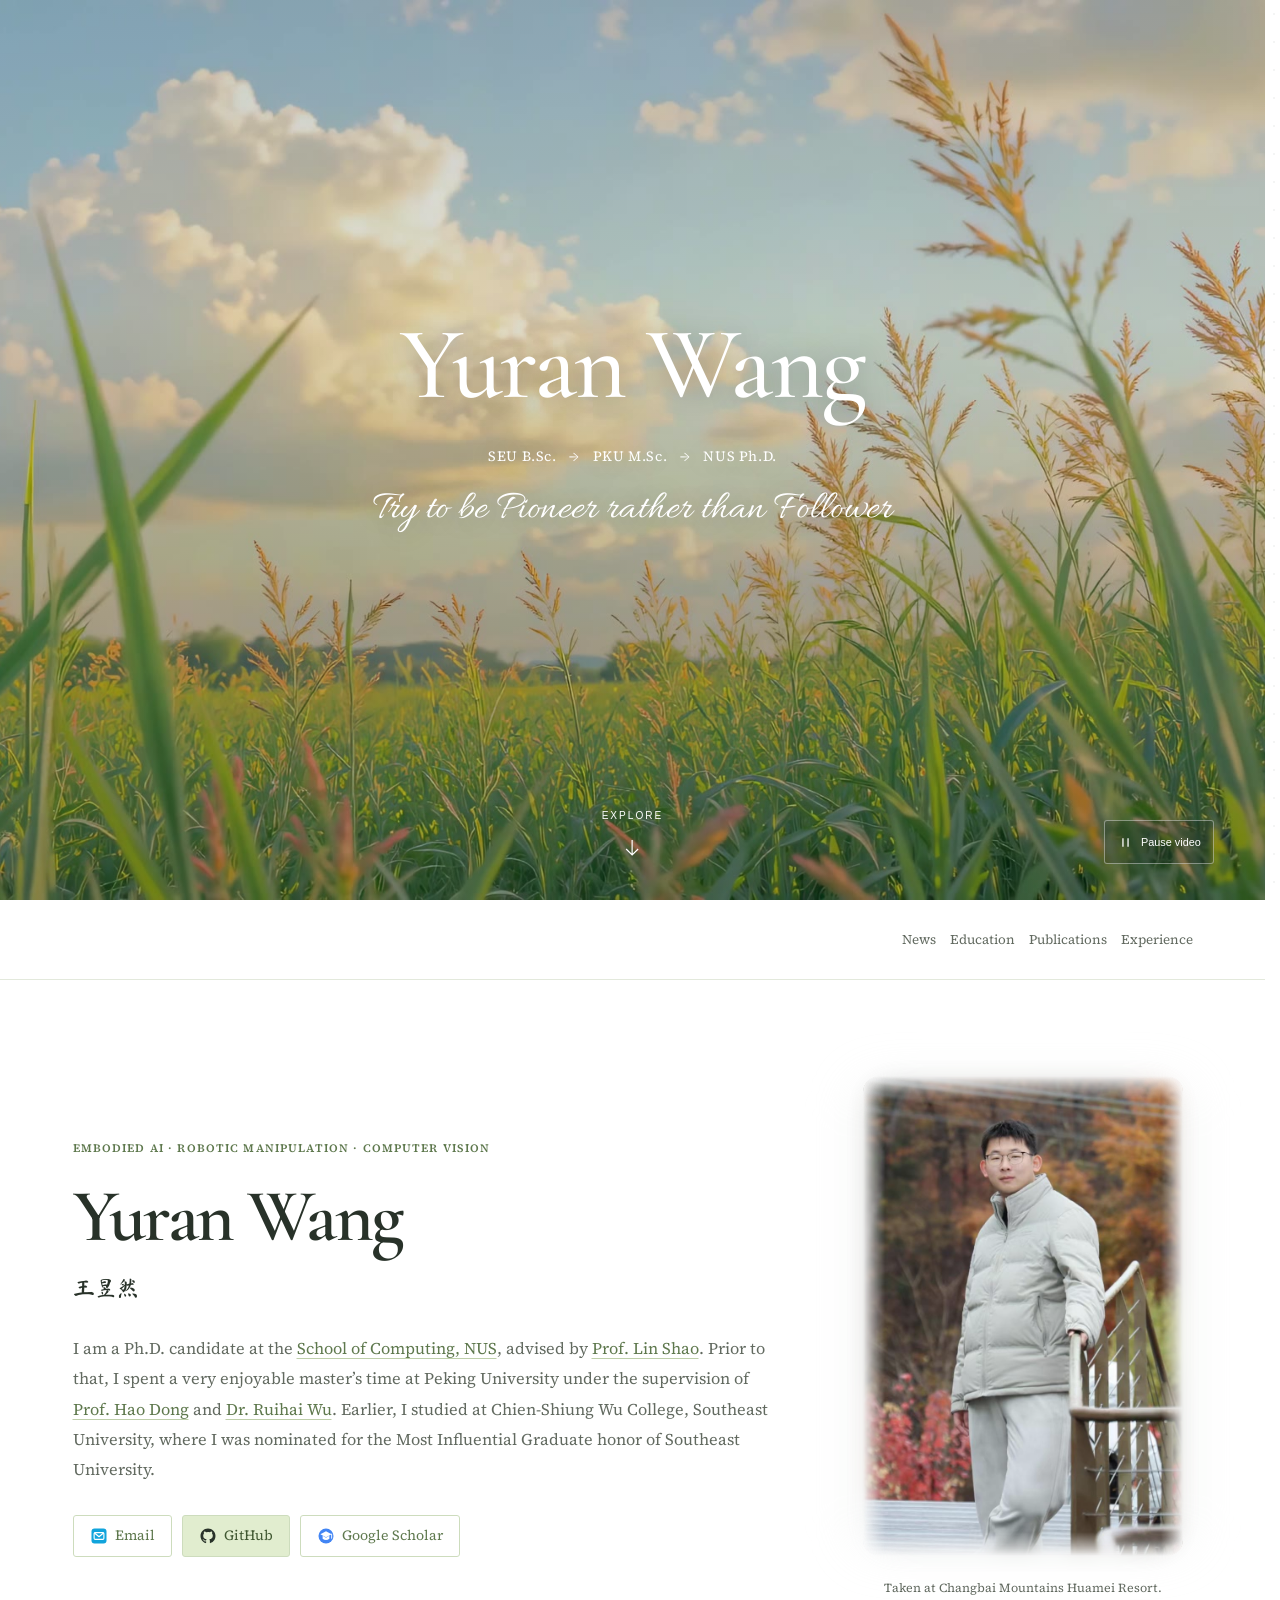
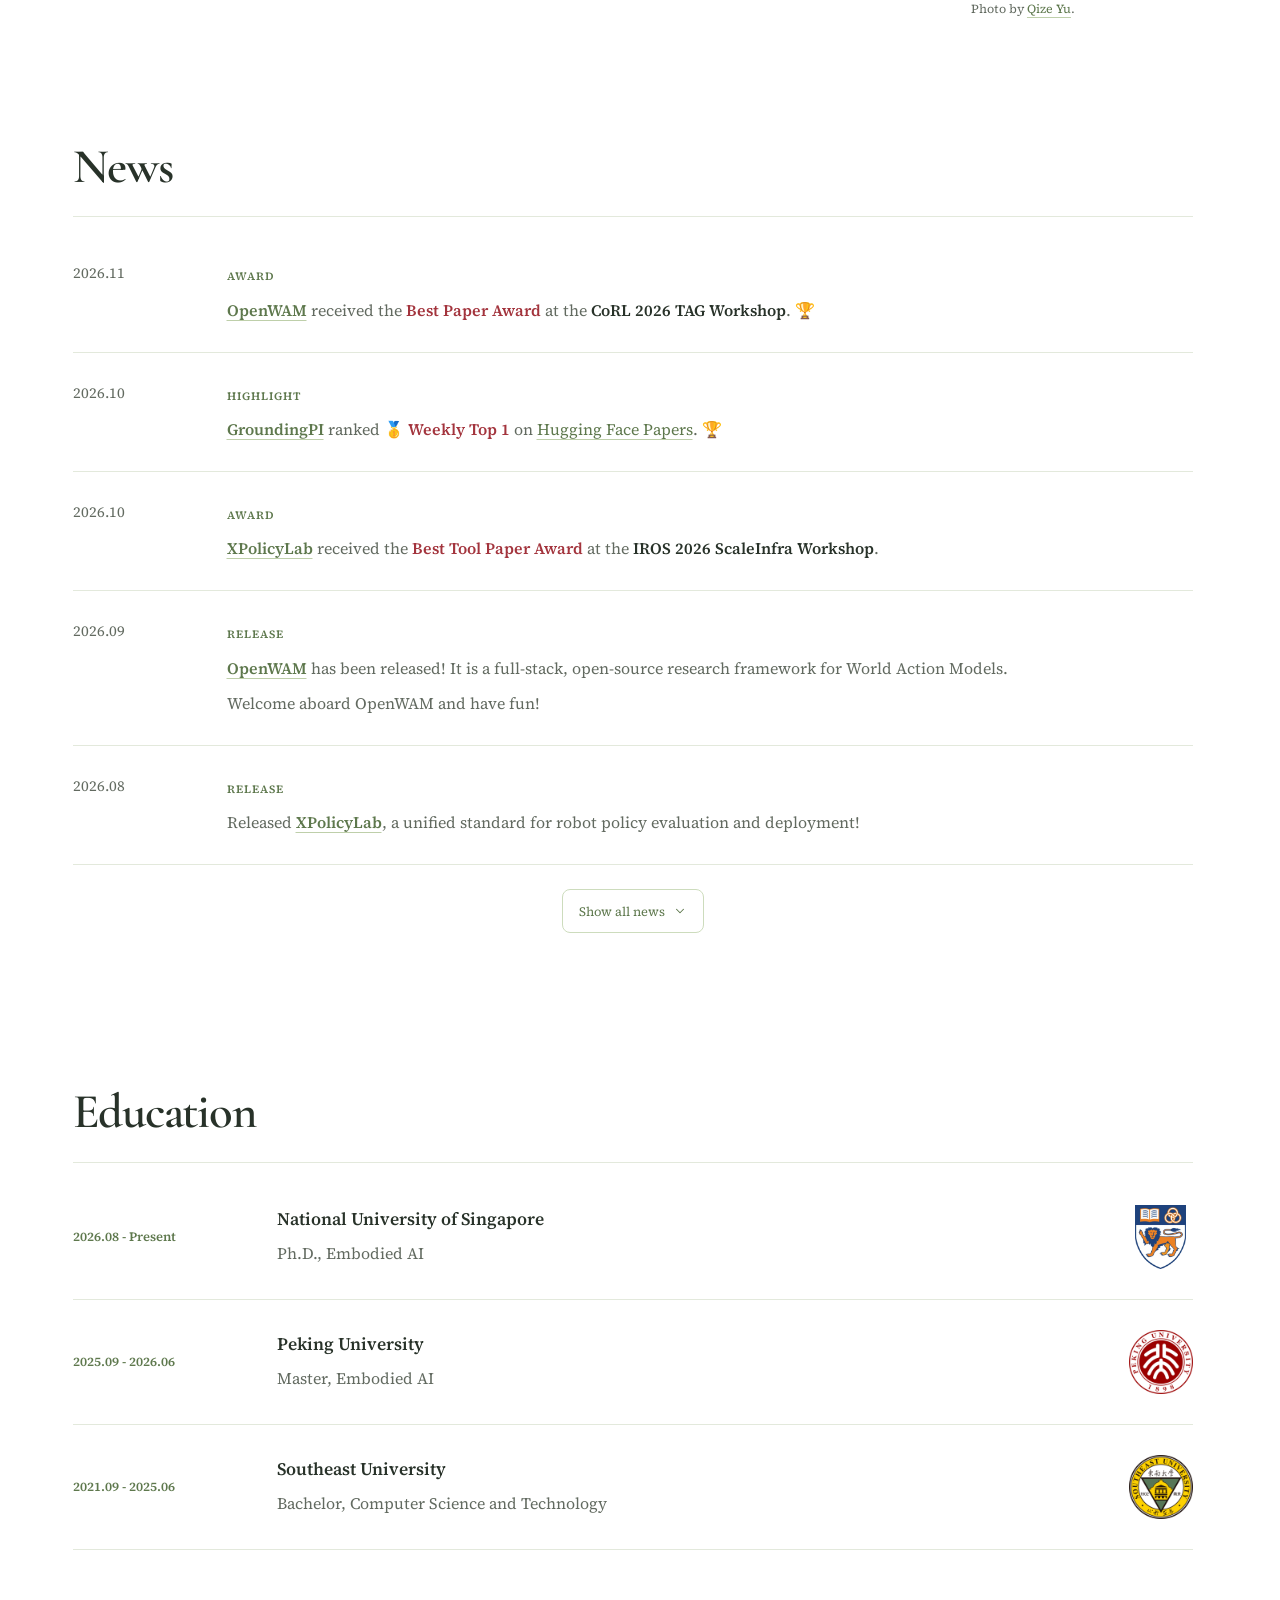
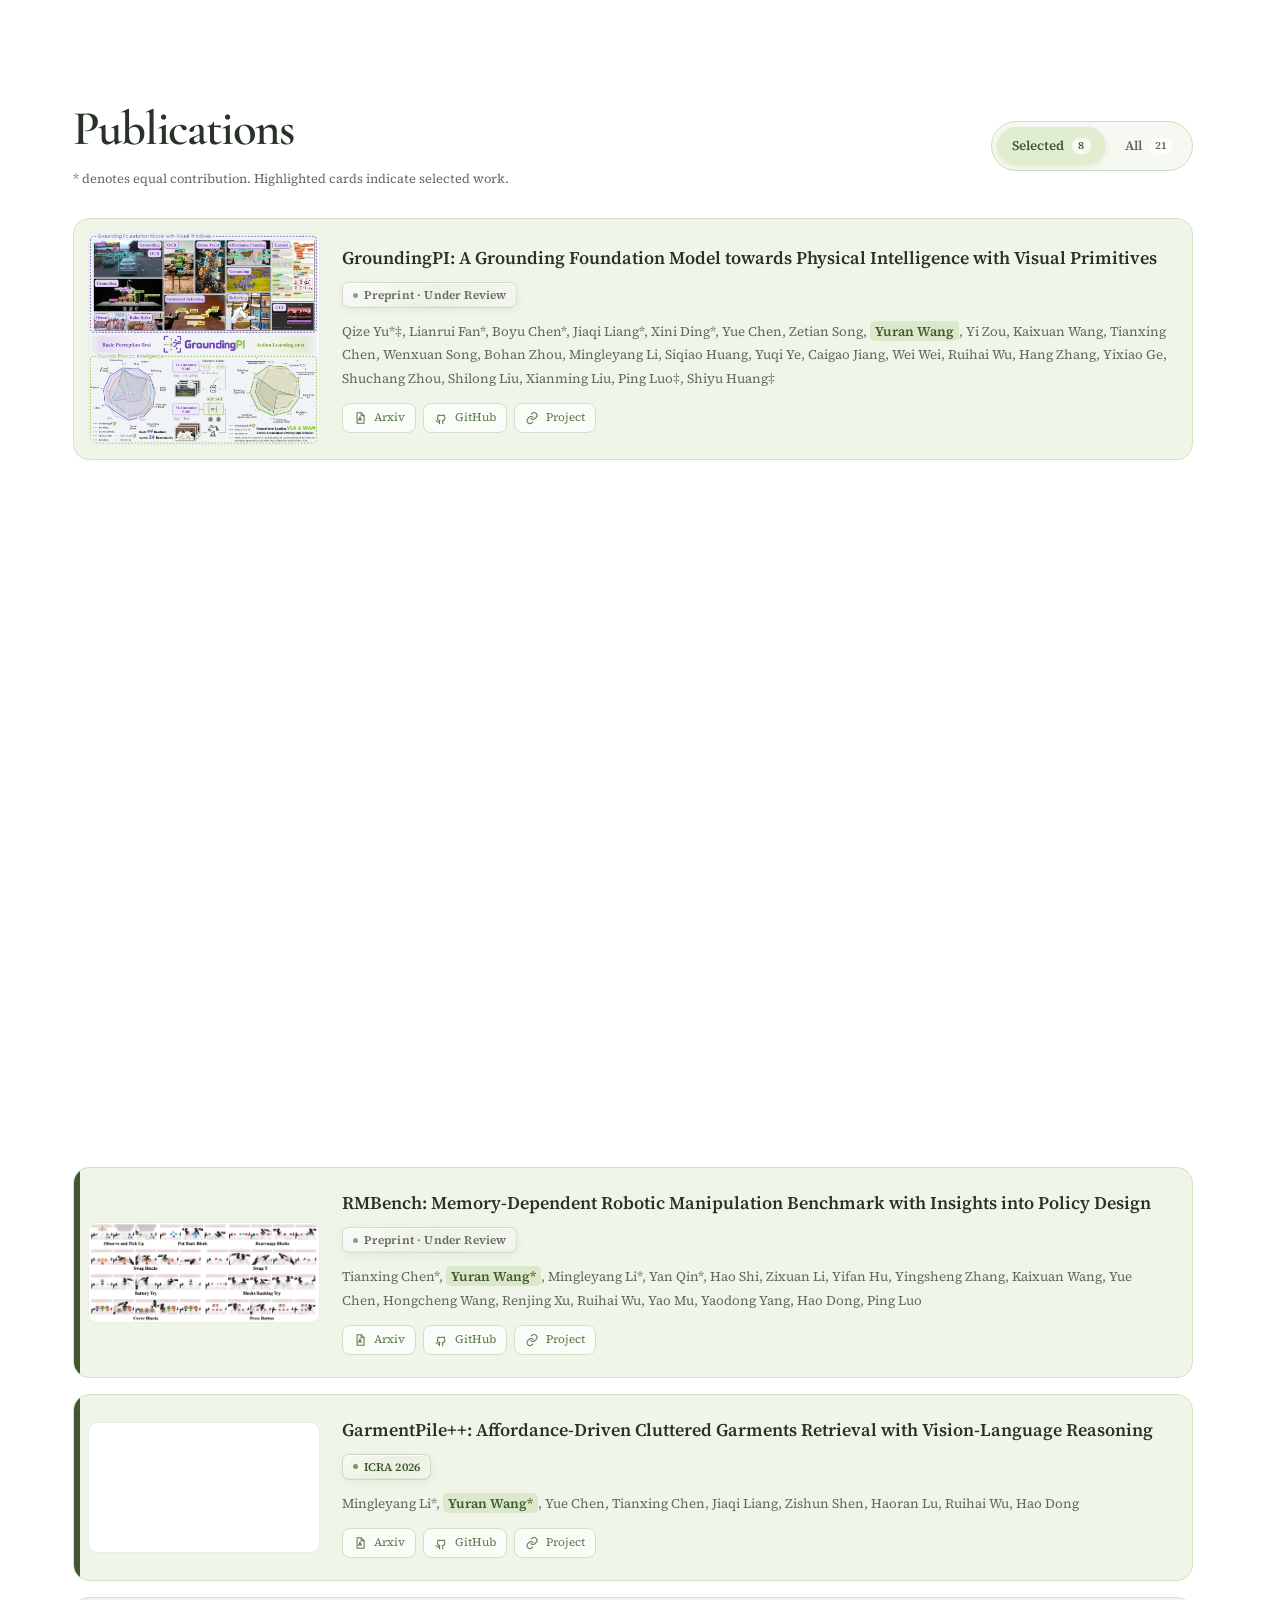
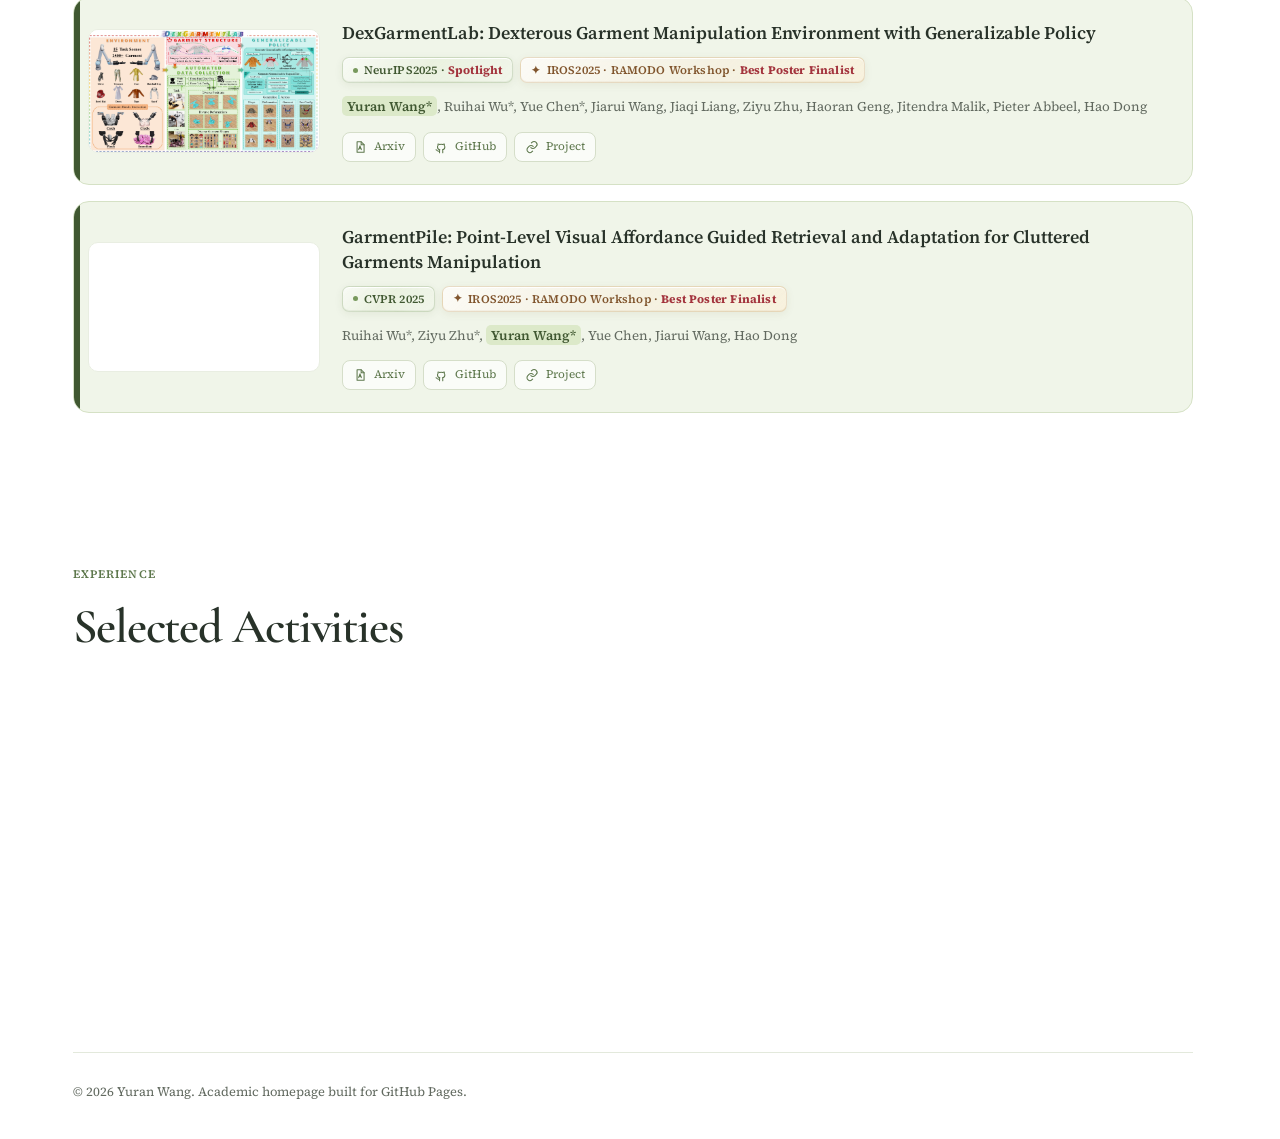
<file: index.html>
<!doctype html>
<html lang="en">
  <head>
    <meta charset="utf-8">
    <meta name="viewport" content="width=device-width, initial-scale=1">
    <meta name="description" content="Yuran Wang - academic homepage">
    <meta name="theme-color" content="#ffffff">
    <title>Yuran Wang · 王昱然</title>
    <link rel="icon" type="image/x-icon" sizes="32x32" href="favicon.ico">
    <link rel="icon" type="image/png" sizes="64x64" href="assets/favicon.png">
    <link rel="preconnect" href="https://fonts.googleapis.com">
    <link rel="preconnect" href="https://fonts.gstatic.com" crossorigin>
    <link href="https://fonts.googleapis.com/css2?family=Allura&family=Cormorant+Garamond:wght@500;600;700&family=Ma+Shan+Zheng&family=Source+Serif+4:opsz,wght@8..60,400;8..60,500;8..60,600;8..60,700&display=swap" rel="stylesheet">
    <link rel="stylesheet" href="styles.css?v=20261105-glass-labels">
  </head>
  <body>
    <div class="opening" data-opening hidden>
      <svg class="opening-curtain" width="100%" height="100%" aria-hidden="true">
        <defs>
          <pattern id="opening-dots" width="28" height="28" patternUnits="userSpaceOnUse">
            <circle cx="14" cy="14" r="0.75" fill="#718075" opacity="0.16" />
          </pattern>
          <mask id="opening-aperture">
            <rect width="100%" height="100%" fill="white" />
            <circle data-opening-aperture cx="50%" cy="48%" r="0" fill="black" />
          </mask>
        </defs>
        <g mask="url(#opening-aperture)">
          <rect width="100%" height="100%" fill="white" />
          <rect width="100%" height="100%" fill="url(#opening-dots)" />
        </g>
      </svg>
      <div class="opening-art" aria-hidden="true">
        <svg class="opening-orbit" viewBox="0 0 320 320" fill="none">
          <defs>
            <radialGradient id="opening-glow">
              <stop stop-color="#e1edcf" stop-opacity="0.65" />
              <stop offset="1" stop-color="#e1edcf" stop-opacity="0" />
            </radialGradient>
          </defs>
          <circle cx="160" cy="160" r="105" fill="url(#opening-glow)" />
          <g class="opening-guides" stroke="#cddcbd" stroke-width="0.8">
            <circle cx="160" cy="160" r="82" />
            <ellipse cx="160" cy="160" rx="40" ry="82" transform="rotate(32 160 160)" />
            <path d="M78 160h164M160 78v164" stroke-dasharray="2 7" />
            <path d="M160 64v8m0 176v8M64 160h8m176 0h8" />
          </g>
          <path class="opening-trail" pathLength="1" d="M86 220C60 190 76 144 112 136C142 128 179 148 177 178C175 212 132 221 124 191C109 143 184 96 237 68" stroke="#88a96c" stroke-width="1.8" stroke-linecap="round" />
          <g class="opening-markers" fill="#a7be90">
            <circle cx="86" cy="220" r="2" />
            <circle cx="112" cy="136" r="2" />
            <circle cx="177" cy="178" r="2" />
            <circle cx="124" cy="191" r="2" />
            <circle cx="237" cy="68" r="2" />
          </g>
          <g class="opening-spark">
            <circle r="11" fill="#c9ddb6" fill-opacity="0.32" />
            <circle r="3.5" fill="#78995d" />
          </g>
        </svg>
        <p class="opening-motto">Try to be Pioneer rather than Follower</p>
      </div>
      <button class="opening-skip" type="button">Skip intro <span aria-hidden="true">↗</span></button>
    </div>
    <script>
      (async () => {
        const opening = document.querySelector("[data-opening]");
        if (!opening) return;

        // Address-bar prerendering and background tabs are hidden before activation.
        // Start the animation and its timers only when the visitor can see the page.
        if (document.prerendering || document.hidden) {
          await new Promise((resolve) => {
            const whenVisible = () => {
              if (document.prerendering || document.hidden) return;
              document.removeEventListener("prerenderingchange", whenVisible);
              document.removeEventListener("visibilitychange", whenVisible);
              resolve();
            };
            document.addEventListener("prerenderingchange", whenVisible);
            document.addEventListener("visibilitychange", whenVisible);
            whenVisible();
          });
        }

        const motion = window.matchMedia("(prefers-reduced-motion: reduce)");
        const navigation = window.performance.getEntriesByType("navigation")[0];
        // Direct section links and history navigation should go straight to the content.
        if (motion.matches || window.location.hash || window.scrollY > 0
            || navigation?.type === "back_forward") {
          opening.remove();
          return;
        }

        const root = document.documentElement;
        const aperture = opening.querySelector("[data-opening-aperture]");
        let finished = false;
        let leaving = false;
        let frame = 0;
        let automatic;
        let fallback;

        const finish = () => {
          if (finished) return;
          finished = true;
          const hadFocus = opening.contains(document.activeElement);
          window.clearTimeout(automatic);
          window.clearTimeout(fallback);
          window.cancelAnimationFrame(frame);
          root.classList.remove("is-opening");
          opening.remove();
          window.removeEventListener("keydown", onKey);
          window.removeEventListener("wheel", finish);
          window.removeEventListener("touchmove", finish);
          window.removeEventListener("hashchange", finish);
          window.removeEventListener("pageshow", onPageShow);
          document.removeEventListener("visibilitychange", onVisibility);
          motion.removeEventListener("change", finish);
          if (hadFocus) document.querySelector(".intro-scroll")?.focus({ preventScroll: true });
        };

        const leave = () => {
          if (finished || leaving) return;
          leaving = true;
          window.clearTimeout(automatic);
          opening.classList.add("is-leaving");
          const start = window.performance.now();
          const reveal = (time) => {
            if (finished) return;
            const progress = Math.min((time - start) / 620, 1);
            const radius = Math.hypot(window.innerWidth * 0.5, window.innerHeight * 0.52) + 2;
            aperture.setAttribute("r", String(radius * (1 - Math.pow(1 - progress, 3))));
            if (progress < 1) frame = window.requestAnimationFrame(reveal);
            else finish();
          };
          frame = window.requestAnimationFrame(reveal);
        };

        const onKey = (event) => {
          if (!["Tab", "Escape", "Enter", " ", "ArrowDown", "PageDown", "End"].includes(event.key)) return;
          if (["Escape", "Enter", " "].includes(event.key)) event.preventDefault();
          // Remove the cover immediately so keyboard focus never stays behind it.
          finish();
        };
        const onPageShow = (event) => { if (event.persisted) finish(); };
        const onVisibility = () => { if (document.hidden) finish(); };

        opening.hidden = false;
        root.classList.add("is-opening");
        opening.addEventListener("click", leave);
        window.addEventListener("keydown", onKey);
        window.addEventListener("wheel", finish, { passive: true });
        window.addEventListener("touchmove", finish, { passive: true });
        window.addEventListener("hashchange", finish);
        window.addEventListener("pageshow", onPageShow);
        document.addEventListener("visibilitychange", onVisibility);
        motion.addEventListener("change", finish);
        // Never wait for fonts, images or video; slow connections still get the page.
        automatic = window.setTimeout(leave, 1450);
        fallback = window.setTimeout(finish, 2600);
      })();
    </script>

    <div class="dot-background" data-dot-background aria-hidden="true">
      <canvas data-dot-grid></canvas>
    </div>
    <a class="skip-link" href="#home">Skip to content</a>

    <section class="intro" aria-label="Welcome to Yuran Wang's academic homepage">
      <video class="intro-video" data-intro-video muted loop playsinline webkit-playsinline preload="none" poster="assets/freedom-poster.jpg" aria-hidden="true" tabindex="-1">
        <source data-src="assets/freedom-web.mp4" type="video/mp4">
      </video>
      <div class="intro-shade" aria-hidden="true"></div>
      <div class="intro-copy">
        <p class="intro-name">Yuran Wang</p>
        <p class="intro-education">SEU B.Sc. <span aria-hidden="true">→</span> PKU M.Sc. <span aria-hidden="true">→</span> NUS Ph.D.</p>
        <p class="intro-motto">Try to be Pioneer rather than Follower</p>
      </div>
      <a class="intro-scroll" href="#home">
        <span>Explore</span>
        <svg viewBox="0 0 24 24" fill="none" aria-hidden="true"><path d="M12 4v15m-6-6 6 6 6-6" /></svg>
      </a>
      <button class="intro-playback" type="button" data-intro-toggle aria-label="Pause background video" hidden>
        <svg class="pause-icon" viewBox="0 0 20 20" fill="none" aria-hidden="true"><path d="M7 5v10M13 5v10" /></svg>
        <svg class="play-icon" viewBox="0 0 20 20" fill="none" aria-hidden="true"><path d="m7 4 9 6-9 6Z" /></svg>
        <span data-intro-toggle-label>Pause video</span>
      </button>
    </section>

    <header class="site-header" data-scroll-header>
      <nav aria-label="Primary navigation">
        <a href="#news">News</a>
        <a href="#education">Education</a>
        <a href="#publications">Publications</a>
        <a href="#experience">Experience</a>
      </nav>
    </header>

    <main>
      <section id="home" class="hero section-shell" tabindex="-1" aria-labelledby="profile-heading">
        <div class="hero-copy reveal">
          <p class="eyebrow">Embodied AI · Robotic Manipulation · Computer Vision</p>
          <h1 id="profile-heading">Yuran Wang</h1>
          <p class="name-line"><span class="chinese-name">王昱然</span></p>
          <p class="hero-subtitle">
            I am a Ph.D. candidate at the
            <a href="https://www.comp.nus.edu.sg/" target="_blank" rel="noreferrer">School of Computing, NUS</a>,
            advised by
            <a href="https://linsats.github.io/" target="_blank" rel="noreferrer">Prof. Lin Shao</a>.
            Prior to that, I spent a very enjoyable master’s time at Peking University
            under the supervision of
            <a href="https://zsdonghao.github.io/" target="_blank" rel="noreferrer">Prof. Hao Dong</a>
            and
            <a href="https://warshallrho.github.io/" target="_blank" rel="noreferrer">Dr. Ruihai Wu</a>.
            Earlier, I studied at Chien-Shiung Wu College, Southeast University,
            where I was nominated for the Most Influential Graduate honor of
            Southeast University.
          </p>
          <div class="hero-actions" aria-label="Profile links">
            <a class="button" href="mailto:yuranw0818@gmail.com">
              <svg class="profile-icon" viewBox="0 0 24 24" aria-hidden="true" focusable="false">
                <rect x="2" y="2" width="20" height="20" rx="4" fill="#11a4dc" />
                <rect x="5.5" y="7.5" width="13" height="9" rx="1.5" fill="none" stroke="#fff" stroke-width="1.5" />
                <path d="m6 8 6 5 6-5" fill="none" stroke="#fff" stroke-width="1.5" stroke-linecap="round" stroke-linejoin="round" />
              </svg>
              <span>Email</span>
            </a>
            <a class="button primary" href="https://github.com/wayrise" target="_blank" rel="noreferrer">
              <svg class="profile-icon" viewBox="0 0 24 24" aria-hidden="true" focusable="false">
                <path fill="#283229" d="M12 2C6.48 2 2 6.48 2 12c0 4.42 2.87 8.17 6.84 9.49.5.09.68-.22.68-.48v-1.87c-2.78.6-3.37-1.18-3.37-1.18-.45-1.16-1.11-1.47-1.11-1.47-.91-.62.07-.61.07-.61 1 .07 1.53 1.03 1.53 1.03.89 1.53 2.34 1.09 2.91.83.09-.65.35-1.09.63-1.34-2.22-.25-4.56-1.11-4.56-4.94 0-1.09.39-1.99 1.03-2.69-.1-.25-.45-1.27.1-2.65 0 0 .84-.27 2.75 1.02A9.56 9.56 0 0 1 12 6.8c.85 0 1.71.11 2.51.34 1.91-1.29 2.75-1.02 2.75-1.02.55 1.38.2 2.4.1 2.65.64.7 1.03 1.6 1.03 2.69 0 3.84-2.34 4.68-4.57 4.93.36.31.68.92.68 1.85v2.77c0 .27.18.58.69.48A10 10 0 0 0 22 12c0-5.52-4.48-10-10-10Z" />
              </svg>
              <span>GitHub</span>
            </a>
            <a class="button" href="https://scholar.google.com/citations?user=4DJfGOMAAAAJ" target="_blank" rel="noreferrer">
              <svg class="profile-icon" viewBox="0 0 24 24" aria-hidden="true" focusable="false">
                <circle cx="12" cy="12" r="10" fill="#4285f4" />
                <path d="m4.5 9.5 7.5-4 7.5 4-7.5 4-7.5-4Zm3 2.3v4c2.7 2.2 6.3 2.2 9 0v-4L12 14.2l-4.5-2.4Z" fill="#fff" />
                <path d="M19.5 9.5V15" fill="none" stroke="#fff" stroke-width="1.2" stroke-linecap="round" />
              </svg>
              <span>Google Scholar</span>
            </a>
          </div>
        </div>
        <figure class="portrait-wrap reveal">
          <div class="portrait-frame">
            <img src="assets/homepage_photo_changchun.jpg" width="1024" height="1536" alt="Yuran Wang at Changbai Mountains Huamei Resort">
          </div>
          <figcaption>
            Taken at Changbai Mountains Huamei Resort.<br>
            Photo by <a href="https://skywalker-yqz.github.io/" target="_blank" rel="noreferrer">Qize Yu</a>.
          </figcaption>
        </figure>
      </section>

      <section id="news" class="section-shell news-section">
        <div class="section-heading section-heading-single reveal">
          <h2>News</h2>
        </div>
        <div id="news-list" class="news-list">
          <article class="news-item news-highlight reveal">
            <time datetime="2026-11">2026.11</time>
            <div>
              <span class="news-tag">Award</span>
              <p><strong><a href="https://openwam-official.github.io/" target="_blank" rel="noreferrer">OpenWAM</a></strong> received the <strong class="news-emphasis">Best Paper Award</strong> at the <strong>CoRL 2026 TAG Workshop</strong>. 🏆</p>
            </div>
          </article>
          <article class="news-item news-highlight reveal">
            <time datetime="2026-10">2026.10</time>
            <div>
              <span class="news-tag">Highlight</span>
              <p><strong><a href="https://groundingpi.github.io/" target="_blank" rel="noreferrer">GroundingPI</a></strong> ranked <strong class="news-emphasis">🥇 Weekly Top 1</strong> on <a href="https://huggingface.co/papers/2609.39601" target="_blank" rel="noreferrer">Hugging Face Papers</a>. 🏆</p>
            </div>
          </article>
          <article class="news-item news-highlight reveal">
            <time datetime="2026-10">2026.10</time>
            <div>
              <span class="news-tag">Award</span>
              <p><strong><a href="https://xpolicylab.github.io/" target="_blank" rel="noreferrer">XPolicyLab</a></strong> received the <strong class="news-emphasis">Best Tool Paper Award</strong> at the <strong>IROS 2026 ScaleInfra Workshop</strong>.</p>
            </div>
          </article>
          <article class="news-item reveal">
            <time datetime="2026-09">2026.09</time>
            <div>
              <span class="news-tag">Release</span>
              <p><strong><a href="https://openwam-official.github.io/" target="_blank" rel="noreferrer">OpenWAM</a></strong> has been released! It is a full-stack, open-source research framework for World Action Models.</p>
              <p>Welcome aboard OpenWAM and have fun!</p>
            </div>
          </article>
          <article class="news-item reveal">
            <time datetime="2026-08">2026.08</time>
            <div>
              <span class="news-tag">Release</span>
              <p>Released <strong><a href="https://xpolicylab.github.io/" target="_blank" rel="noreferrer">XPolicyLab</a></strong>, a unified standard for robot policy evaluation and deployment!</p>
            </div>
          </article>
          <article class="news-item reveal">
            <time datetime="2026-07">2026.07</time>
            <div>
              <span class="news-tag">Release</span>
              <p>Released <strong><a href="https://robodojo-benchmark.com/" target="_blank" rel="noreferrer">RoboDojo</a></strong>, a unified sim-and-real benchmark for generalist robot manipulation!</p>
            </div>
          </article>
          <article class="news-item reveal">
            <time datetime="2026-02">2026.02</time>
            <div>
              <span class="news-tag">Acceptance</span>
              <p><strong><a href="https://garmentpile2.github.io/" target="_blank" rel="noreferrer">GarmentPile++</a></strong> was accepted to <strong>ICRA 2026</strong>. Congratulations to <a href="https://d-finite.github.io/" target="_blank" rel="noreferrer">Mingleyang Li</a>!</p>
              <p>In addition, four other papers were accepted to <strong>ICRA 2026</strong>. Congratulations to all collaborators!</p>
            </div>
          </article>
          <article class="news-item reveal">
            <time datetime="2025-06">2025.06</time>
            <div>
              <span class="news-tag news-emphasis">Spotlight</span>
              <p><strong><a href="https://wayrise.github.io/DexGarmentLab/" target="_blank" rel="noreferrer">DexGarmentLab</a></strong> was accepted as a <strong class="news-emphasis">Spotlight</strong> paper at <strong>NeurIPS 2025</strong>.</p>
            </div>
          </article>
          <article class="news-item reveal">
            <time datetime="2025-03">2025.03</time>
            <div>
              <span class="news-tag">Acceptance</span>
              <p><strong><a href="https://garmentpile.github.io/" target="_blank" rel="noreferrer">GarmentPile</a></strong> was accepted to <strong>CVPR 2025</strong>.</p>
            </div>
          </article>
        </div>
        <button class="button news-toggle" type="button" data-news-toggle aria-expanded="false" aria-controls="news-list" hidden>
          <span data-news-toggle-label>Show all news</span>
          <svg class="link-icon" viewBox="0 0 24 24" aria-hidden="true">
            <path d="m6 9 6 6 6-6"></path>
          </svg>
        </button>
      </section>

      <section id="education" class="section-shell">
        <div class="section-heading section-heading-single reveal">
          <h2>Education</h2>
        </div>
        <div class="timeline">
          <article class="timeline-item reveal">
            <span>2026.08 - Present</span>
            <div>
              <h3>National University of Singapore</h3>
              <p>Ph.D., Embodied AI</p>
            </div>
            <img class="school-seal" src="assets/nus_logo.webp" alt="National University of Singapore logo">
          </article>
          <article class="timeline-item reveal">
            <span>2025.09 - 2026.06</span>
            <div>
              <h3>Peking University</h3>
              <p>Master, Embodied AI</p>
            </div>
            <img class="school-seal" src="assets/Peking_University_seal.png" alt="Peking University seal">
          </article>
          <article class="timeline-item reveal">
            <span>2021.09 - 2025.06</span>
            <div>
              <h3>Southeast University</h3>
              <p>Bachelor, Computer Science and Technology</p>
            </div>
            <img class="school-seal" src="assets/Southeast_University_seal.png" alt="Southeast University seal">
          </article>
        </div>
      </section>

      <section id="publications" class="section-shell publications-section">
        <div class="publications-heading reveal">
          <div class="section-heading">
            <h2>Publications</h2>
            <p class="publication-note">* denotes equal contribution. Highlighted cards indicate selected work.</p>
          </div>
          <div class="publication-filters" role="group" aria-label="Filter publications" hidden>
            <button class="publication-filter" type="button" data-publication-filter="selected" aria-pressed="true" aria-controls="publication-list">Selected <span class="filter-count" aria-hidden="true">8</span></button>
            <button class="publication-filter" type="button" data-publication-filter="all" aria-pressed="false" aria-controls="publication-list">All <span class="filter-count" aria-hidden="true">21</span></button>
          </div>
        </div>
        <p class="publication-status-message" data-publication-status role="status" aria-live="polite" aria-atomic="true"></p>

        <div id="publication-list" class="publication-grid">
          <article class="publication-card is-selected reveal" data-selected="true">
            <a class="media-slot image-media groundingpi-media" href="https://groundingpi.github.io/" target="_blank" rel="noreferrer" aria-label="GroundingPI project page">
              <img src="assets/GroundingPI.jpg" width="1800" height="1643" alt="GroundingPI project overview" loading="lazy" decoding="async">
            </a>
            <div class="publication-body">
              <h3>GroundingPI: A Grounding Foundation Model towards Physical Intelligence with Visual Primitives</h3>
              <div class="publication-status">
                <span class="venue is-review"><span>Preprint · Under Review</span></span>
              </div>
              <p class="authors">Qize Yu*‡, Lianrui Fan*, Boyu Chen*, Jiaqi Liang*, Xini Ding*, Yue Chen, Zetian Song, <strong class="author-self">Yuran Wang</strong>, Yi Zou, Kaixuan Wang, Tianxing Chen, Wenxuan Song, Bohan Zhou, Mingleyang Li, Siqiao Huang, Yuqi Ye, Caigao Jiang, Wei Wei, Ruihai Wu, Hang Zhang, Yixiao Ge, Shuchang Zhou, Shilong Liu, Xianming Liu, Ping Luo‡, Shiyu Huang‡</p>
              <div class="publication-links">
                <a href="https://arxiv.org/abs/2609.39601" target="_blank" rel="noreferrer" aria-label="GroundingPI arXiv paper">
                  <svg class="link-icon" viewBox="0 0 24 24" aria-hidden="true">
                    <path d="M7 3h7l5 5v13H7z"></path>
                    <path d="M14 3v5h5"></path>
                    <path d="M9.8 16.5 12 10l2.2 6.5"></path>
                    <path d="M10.5 14.2h3"></path>
                  </svg>
                  Arxiv
                </a>
                <a href="https://github.com/groundingpi/GroundingPI" target="_blank" rel="noreferrer" aria-label="GroundingPI GitHub repository">
                  <svg class="link-icon" viewBox="0 0 24 24" aria-hidden="true">
                    <path d="M9 19c-4 1.2-4-2-5.5-2.4"></path>
                    <path d="M15 22v-3.4c0-1 .1-1.4-.5-2 2-.2 4.1-1 4.1-4.6 0-1-.4-1.9-1-2.6.1-.3.4-1.3-.1-2.6 0 0-.8-.3-2.7 1a9.1 9.1 0 0 0-5 0c-1.9-1.3-2.7-1-2.7-1-.5 1.3-.2 2.3-.1 2.6a3.8 3.8 0 0 0-1 2.6c0 3.6 2.1 4.4 4.1 4.6-.4.4-.6.8-.6 1.6V22"></path>
                  </svg>
                  <span class="github-label">GitHub<span data-github-stars hidden></span></span>
                </a>
                <a href="https://groundingpi.github.io/" target="_blank" rel="noreferrer" aria-label="GroundingPI project page">
                  <svg class="link-icon" viewBox="0 0 24 24" aria-hidden="true">
                    <path d="M10 13a5 5 0 0 0 7.1 0l2-2a5 5 0 0 0-7.1-7.1l-1.1 1.1"></path>
                    <path d="M14 11a5 5 0 0 0-7.1 0l-2 2A5 5 0 0 0 12 20.1l1.1-1.1"></path>
                  </svg>
                  Project
                </a>
              </div>
            </div>
          </article>

          <article class="publication-card reveal" data-selected="false">
            <a class="media-slot image-media groundanything-media" href="https://groundingpi.github.io/groundanything/" target="_blank" rel="noreferrer" aria-label="GroundAnything project page">
              <img src="assets/GroundAnything.jpg" width="1800" height="1647" alt="GroundAnything parallel decoding and visual grounding architecture" loading="lazy" decoding="async">
            </a>
            <div class="publication-body">
              <h3>GroundAnything: Reconciling Parallel Decoding with Precise Visual Grounding at Flash Speed</h3>
              <div class="publication-status">
                <span class="venue is-review">Preprint</span>
              </div>
              <p class="authors">Qize Yu*†, Lianrui Fan*, Bowen Ping*, Xini Ding*, Zetian Song*, Junbo Niu, Kaixuan Wang, Tianxing Chen, Yue Chen, Minghua He, <strong class="author-self">Yuran Wang</strong>, Jie Huang, Haojun Zhang, Min Chen, Hao Li, Wenxuan Song, Ruihai Wu, Xianming Liu, Shilong Liu, Shuchang Zhou, Ping Luo‡, Shiyu Huang‡</p>
              <div class="publication-links">
                <a href="https://arxiv.org/abs/2609.39600" target="_blank" rel="noreferrer" aria-label="GroundAnything arXiv paper">
                  <svg class="link-icon" viewBox="0 0 24 24" aria-hidden="true">
                    <path d="M7 3h7l5 5v13H7z"></path>
                    <path d="M14 3v5h5"></path>
                    <path d="M9.8 16.5 12 10l2.2 6.5"></path>
                    <path d="M10.5 14.2h3"></path>
                  </svg>
                  Arxiv
                </a>
                <a href="https://github.com/groundingpi/GroundAnything" target="_blank" rel="noreferrer" aria-label="GroundAnything GitHub repository">
                  <svg class="link-icon" viewBox="0 0 24 24" aria-hidden="true">
                    <path d="M9 19c-4 1.2-4-2-5.5-2.4"></path>
                    <path d="M15 22v-3.4c0-1 .1-1.4-.5-2 2-.2 4.1-1 4.1-4.6 0-1-.4-1.9-1-2.6.1-.3.4-1.3-.1-2.6 0 0-.8-.3-2.7 1a9.1 9.1 0 0 0-5 0c-1.9-1.3-2.7-1-2.7-1-.5 1.3-.2 2.3-.1 2.6a3.8 3.8 0 0 0-1 2.6c0 3.6 2.1 4.4 4.1 4.6-.4.4-.6.8-.6 1.6V22"></path>
                  </svg>
                  <span class="github-label">GitHub<span data-github-stars hidden></span></span>
                </a>
                <a href="https://groundingpi.github.io/groundanything/" target="_blank" rel="noreferrer" aria-label="GroundAnything project page">
                  <svg class="link-icon" viewBox="0 0 24 24" aria-hidden="true">
                    <path d="M10 13a5 5 0 0 0 7.1 0l2-2a5 5 0 0 0-7.1-7.1l-1.1 1.1"></path>
                    <path d="M14 11a5 5 0 0 0-7.1 0l-2 2A5 5 0 0 0 12 20.1l1.1-1.1"></path>
                  </svg>
                  Project
                </a>
              </div>
            </div>
          </article>

          <article class="publication-card is-first-author is-selected reveal" data-selected="true">
            <a class="media-slot image-media openwam-media" href="https://openwam-official.github.io/" target="_blank" rel="noreferrer" aria-label="OpenWAM project page">
              <img src="assets/OpenWAM.png" width="2600" height="1029" alt="OpenWAM project overview" loading="lazy" decoding="async">
            </a>
            <div class="publication-body">
              <h3>OpenWAM: An Open, Modular Exploration Towards Systematic World–Action Model Pretraining</h3>
              <div class="publication-status">
                <span class="publication-award"><span>CoRL2026 · TAG Workshop · <strong>Best Paper Award</strong></span></span>
              </div>
              <p class="authors"><strong class="author-self">Yuran Wang*‡</strong>, Siqiao Huang*‡, Mingleyang Li*, Chenhao Zhang*, Jiaqi Liang*, Weiyang Jin, Yue Chen, Xuemin Chi, Donghao Zhou, Qize Yu, Yu-Kai Wang, Yuhan Rui, Shenzhe Yao, Zhen Yuan, Zhenhao Shen, Kefei Zhu, Zijie Zhu, Ning Gao, Xiaowei Chi, Guanqi He, Shanghang Zhang, Hao Dong, Lin Shao†, Hang Zhao†</p>
              <div class="publication-links">
                <a href="https://arxiv.org/abs/2609.07398" target="_blank" rel="noreferrer" aria-label="OpenWAM arXiv paper">
                  <svg class="link-icon" viewBox="0 0 24 24" aria-hidden="true">
                    <path d="M7 3h7l5 5v13H7z"></path>
                    <path d="M14 3v5h5"></path>
                    <path d="M9.8 16.5 12 10l2.2 6.5"></path>
                    <path d="M10.5 14.2h3"></path>
                  </svg>
                  Arxiv
                </a>
                <a href="https://github.com/OpenWAM-Official/OpenWAM" target="_blank" rel="noreferrer" aria-label="OpenWAM GitHub repository">
                  <svg class="link-icon" viewBox="0 0 24 24" aria-hidden="true">
                    <path d="M9 19c-4 1.2-4-2-5.5-2.4"></path>
                    <path d="M15 22v-3.4c0-1 .1-1.4-.5-2 2-.2 4.1-1 4.1-4.6 0-1-.4-1.9-1-2.6.1-.3.4-1.3-.1-2.6 0 0-.8-.3-2.7 1a9.1 9.1 0 0 0-5 0c-1.9-1.3-2.7-1-2.7-1-.5 1.3-.2 2.3-.1 2.6a3.8 3.8 0 0 0-1 2.6c0 3.6 2.1 4.4 4.1 4.6-.4.4-.6.8-.6 1.6V22"></path>
                  </svg>
                  <span class="github-label">GitHub<span data-github-stars hidden></span></span>
                </a>
                <a href="https://openwam-official.github.io/" target="_blank" rel="noreferrer" aria-label="OpenWAM project page">
                  <svg class="link-icon" viewBox="0 0 24 24" aria-hidden="true">
                    <path d="M10 13a5 5 0 0 0 7.1 0l2-2a5 5 0 0 0-7.1-7.1l-1.1 1.1"></path>
                    <path d="M14 11a5 5 0 0 0-7.1 0l-2 2A5 5 0 0 0 12 20.1l1.1-1.1"></path>
                  </svg>
                  Project
                </a>
              </div>
            </div>
          </article>

          <article class="publication-card is-selected reveal" data-selected="true">
            <a class="media-slot image-media xpolicylab-media" href="https://xpolicylab.github.io/" target="_blank" rel="noreferrer" aria-label="XPolicyLab project page">
              <img src="assets/XPolicyLab.png" width="1600" height="670" alt="XPolicyLab project overview" loading="lazy" decoding="async">
            </a>
            <div class="publication-body">
              <h3>XPolicyLab: A Unified Standard and Open Ecosystem for Robot Policy Evaluation and Deployment</h3>
              <div class="publication-status">
                <span class="publication-award"><span>IROS2026 · ScaleInfra Workshop · <strong>Best Tool Paper Award</strong></span></span>
              </div>
              <p class="authors" data-expandable-authors>
                <span data-authors-short hidden>Tianxing Chen*, Yue Chen*, …, <strong class="author-self">Yuran Wang</strong>, …</span>
                <span id="xpolicylab-authors-full" data-authors-full>Tianxing Chen*§, Yue Chen*, Tian Nian*, Zijian Cai*, Guangyu Chen*, Wenwei Lin*, Qiwei Liang*, Zanxin Chen*, Peicheng Xiang, Kailun Su, Zixuan Li, Junyuan Tang, Yan Qin, Qiangyu Chen, Shaolong Zhu, Xiang Li, Jiahao Zhang, Weijie Wan, Baijun Chen, Honghao Su, Kehe Ye, Shujia Liu, Huan-ang Gao, Kaixuan Wang, Haotian Liang, Yunze Liu, Mingleyang Li, <strong class="author-self">Yuran Wang</strong>, Boyu Chen, Hongzhe Bi, Shuhe Huang, Hengkai Tan, Jisong Cai, Yao Mu, Jun Guo, Xiaofeng Wang, Zheng Zhu, Weijie Ke, Hengtao Li, Yiqing Wang, Tengyue Jiang, Yuhang Tang, Xiaofan Li, Ganlin Yang, Zhangzheng Tu, Shuai Yang, Wenxuan Song, Pengxiang Ding, Kaidong Zhang, Yu Sun, Junliang Guo, Tong Zhang, Yixing Chen, Rongxu Cui, Zongzheng Zhang, Haoxiang Ma, Junhao Cai, Haoyu Zhang, Senqiao Yang, Jinhui Ye, Pengguang Chen, Shu Liu, Xiu Su, Wenhan Fang, Wenhao Li, Yichao Cao, Chengyao Wang, Qiang Chen, Wenbo Ding†, Ping Luo†</span>
                <button class="author-toggle" type="button" data-author-toggle aria-expanded="false" aria-controls="xpolicylab-authors-full" hidden>
                  <span data-author-toggle-label>Detailed author list</span>
                  <svg viewBox="0 0 16 16" fill="none" aria-hidden="true" focusable="false"><path d="m4 6 4 4 4-4" stroke="currentColor" stroke-width="1.4" stroke-linecap="round" stroke-linejoin="round"/></svg>
                </button>
              </p>
              <div class="publication-links">
                <a href="https://arxiv.org/abs/2608.09892" target="_blank" rel="noreferrer" aria-label="XPolicyLab arXiv paper">
                  <svg class="link-icon" viewBox="0 0 24 24" aria-hidden="true">
                    <path d="M7 3h7l5 5v13H7z"></path>
                    <path d="M14 3v5h5"></path>
                    <path d="M9.8 16.5 12 10l2.2 6.5"></path>
                    <path d="M10.5 14.2h3"></path>
                  </svg>
                  Arxiv
                </a>
                <a href="https://github.com/XPolicyLab/XPolicyLab" target="_blank" rel="noreferrer" aria-label="XPolicyLab GitHub repository">
                  <svg class="link-icon" viewBox="0 0 24 24" aria-hidden="true">
                    <path d="M9 19c-4 1.2-4-2-5.5-2.4"></path>
                    <path d="M15 22v-3.4c0-1 .1-1.4-.5-2 2-.2 4.1-1 4.1-4.6 0-1-.4-1.9-1-2.6.1-.3.4-1.3-.1-2.6 0 0-.8-.3-2.7 1a9.1 9.1 0 0 0-5 0c-1.9-1.3-2.7-1-2.7-1-.5 1.3-.2 2.3-.1 2.6a3.8 3.8 0 0 0-1 2.6c0 3.6 2.1 4.4 4.1 4.6-.4.4-.6.8-.6 1.6V22"></path>
                  </svg>
                  <span class="github-label">GitHub<span data-github-stars hidden></span></span>
                </a>
                <a href="https://xpolicylab.github.io/" target="_blank" rel="noreferrer" aria-label="XPolicyLab project page">
                  <svg class="link-icon" viewBox="0 0 24 24" aria-hidden="true">
                    <path d="M10 13a5 5 0 0 0 7.1 0l2-2a5 5 0 0 0-7.1-7.1l-1.1 1.1"></path>
                    <path d="M14 11a5 5 0 0 0-7.1 0l-2 2A5 5 0 0 0 12 20.1l1.1-1.1"></path>
                  </svg>
                  Project
                </a>
              </div>
            </div>
          </article>

          <article class="publication-card is-selected reveal" data-selected="true">
            <a class="media-slot image-media robodojo-media" href="https://robodojo-benchmark.com/" target="_blank" rel="noreferrer" aria-label="RoboDojo project page">
              <img src="assets/RoboDojo.png" width="1024" height="766" alt="RoboDojo project overview" loading="lazy" decoding="async">
            </a>
            <div class="publication-body">
              <h3>RoboDojo: A Unified Sim-and-Real Benchmark for Comprehensive Evaluation of Generalist Robot Manipulation Policies</h3>
              <div class="publication-status">
                <span class="venue is-review">Preprint</span>
              </div>
              <p class="authors" data-expandable-authors>
                <span data-authors-short hidden>Tianxing Chen*§, Yue Chen*§†, …, <strong class="author-self">Yuran Wang</strong>, …</span>
                <span id="robodojo-authors-full" data-authors-full>Tianxing Chen*§, Yue Chen*§†, Zixuan Li*, Junyuan Tang*, Kailun Su*, Haoran Lu*, Weijie Wan*, Baijun Chen*, Songling Liu*, Haowen Yan, Honghao Su, Zhiyang Dou, Kaixuan Wang, Dandan Zhang, Yunze Liu, Yan Qin, Qiwei Liang, Qiwei Wu, Zijian Lin, Wenwei Lin, <strong class="author-self">Yuran Wang</strong>, Minghua He, Tianshu Wu, Ruihai Wu, Jingquan Zhou, Kai-Chong Lei, Haibao Yu, Yuanfeng Ji, Weiyang Jin, Guanyu Lin, Xiaofan Li, Qi Xiong, Renjing Xu, Zhongyu Li, Wenhao Chai, Enze Xie, Ziwei Wang, Yao Mu, Hao Dong, Wojciech Matusik, Mingyu Ding†, Wenbo Ding†, Ping Luo†, Masayoshi Tomizuka†</span>
                <button class="author-toggle" type="button" data-author-toggle aria-expanded="false" aria-controls="robodojo-authors-full" hidden>
                  <span data-author-toggle-label>Detailed author list</span>
                  <svg viewBox="0 0 16 16" fill="none" aria-hidden="true" focusable="false"><path d="m4 6 4 4 4-4" stroke="currentColor" stroke-width="1.4" stroke-linecap="round" stroke-linejoin="round"/></svg>
                </button>
              </p>
              <div class="publication-links">
                <a href="https://arxiv.org/abs/2607.04434" target="_blank" rel="noreferrer" aria-label="RoboDojo arXiv paper">
                  <svg class="link-icon" viewBox="0 0 24 24" aria-hidden="true">
                    <path d="M7 3h7l5 5v13H7z"></path>
                    <path d="M14 3v5h5"></path>
                    <path d="M9.8 16.5 12 10l2.2 6.5"></path>
                    <path d="M10.5 14.2h3"></path>
                  </svg>
                  Arxiv
                </a>
                <a href="https://github.com/RoboDojo-Benchmark/RoboDojo" target="_blank" rel="noreferrer" aria-label="RoboDojo GitHub repository">
                  <svg class="link-icon" viewBox="0 0 24 24" aria-hidden="true">
                    <path d="M9 19c-4 1.2-4-2-5.5-2.4"></path>
                    <path d="M15 22v-3.4c0-1 .1-1.4-.5-2 2-.2 4.1-1 4.1-4.6 0-1-.4-1.9-1-2.6.1-.3.4-1.3-.1-2.6 0 0-.8-.3-2.7 1a9.1 9.1 0 0 0-5 0c-1.9-1.3-2.7-1-2.7-1-.5 1.3-.2 2.3-.1 2.6a3.8 3.8 0 0 0-1 2.6c0 3.6 2.1 4.4 4.1 4.6-.4.4-.6.8-.6 1.6V22"></path>
                  </svg>
                  <span class="github-label">GitHub<span data-github-stars hidden></span></span>
                </a>
                <a href="https://robodojo-benchmark.com/" target="_blank" rel="noreferrer" aria-label="RoboDojo project page">
                  <svg class="link-icon" viewBox="0 0 24 24" aria-hidden="true">
                    <path d="M10 13a5 5 0 0 0 7.1 0l2-2a5 5 0 0 0-7.1-7.1l-1.1 1.1"></path>
                    <path d="M14 11a5 5 0 0 0-7.1 0l-2 2A5 5 0 0 0 12 20.1l1.1-1.1"></path>
                  </svg>
                  Project
                </a>
              </div>
            </div>
          </article>

          <article class="publication-card reveal" data-selected="false">
            <a class="media-slot image-media affordancewam-media" href="https://alexyd2001.github.io/AffordanceWAM/" target="_blank" rel="noreferrer" aria-label="AffordanceWAM project page">
              <img src="assets/AffordanceWAM.png" width="3083" height="2125" alt="AffordanceWAM joint world-action modeling pipeline" loading="lazy" decoding="async">
            </a>
            <div class="publication-body">
              <h3>AffordanceWAM: Affordance-Aware Joint World-Action Modeling for Robot Manipulation</h3>
              <div class="publication-status">
                <span class="venue is-review"><span>Preprint · Under Review</span></span>
              </div>
              <p class="authors">Jiadi You*, Qize Yu*, Yue Chen, Minghong Cai, Zhide Zhong, <strong class="author-self">Yuran Wang</strong>, Bowen Ping, Jiaqi Liang, Zhenhao Shen, Haodong Yan, Yinchuan Li, Ruihai Wu, Xiaojuan Qi†, Yingcong Chen†</p>
              <div class="publication-links">
                <a href="https://arxiv.org/abs/2609.22332" target="_blank" rel="noreferrer" aria-label="AffordanceWAM arXiv paper">
                  <svg class="link-icon" viewBox="0 0 24 24" aria-hidden="true">
                    <path d="M7 3h7l5 5v13H7z"></path>
                    <path d="M14 3v5h5"></path>
                    <path d="M9.8 16.5 12 10l2.2 6.5"></path>
                    <path d="M10.5 14.2h3"></path>
                  </svg>
                  Arxiv
                </a>
                <a href="https://alexyd2001.github.io/AffordanceWAM/" target="_blank" rel="noreferrer" aria-label="AffordanceWAM project page">
                  <svg class="link-icon" viewBox="0 0 24 24" aria-hidden="true">
                    <path d="M10 13a5 5 0 0 0 7.1 0l2-2a5 5 0 0 0-7.1-7.1l-1.1 1.1"></path>
                    <path d="M14 11a5 5 0 0 0-7.1 0l-2 2A5 5 0 0 0 12 20.1l1.1-1.1"></path>
                  </svg>
                  Project
                </a>
              </div>
            </div>
          </article>

          <article class="publication-card reveal" data-selected="false">
            <a class="media-slot image-media adadexgrasp-media" href="https://xirui1208.github.io/AdaDexGrasp/" target="_blank" rel="noreferrer" aria-label="AdaDexGrasp project page">
              <img src="assets/AdaDexGrasp.png" width="1856" height="510" alt="AdaDexGrasp visual-tactile grasping overview" loading="lazy" decoding="async">
            </a>
            <div class="publication-body">
              <h3>AdaDexGrasp: Adaptive Dexterous Grasping via 3D Visuo-Tactile Representation Fusion</h3>
              <div class="publication-status">
                <span class="venue"><span>ECCV 2026</span></span>
              </div>
              <p class="authors">Xirui Liang, Jingkai Xu, Jiaqi Liang, <strong class="author-self">Yuran Wang</strong>, Ruochong Li, Yuanpei Chen, Masayoshi Tomizuka, Wei Zhan, Ruihai Wu</p>
              <div class="publication-links">
                <a href="https://arxiv.org/abs/2608.07600" target="_blank" rel="noreferrer" aria-label="AdaDexGrasp arXiv paper">
                  <svg class="link-icon" viewBox="0 0 24 24" aria-hidden="true">
                    <path d="M7 3h7l5 5v13H7z"></path>
                    <path d="M14 3v5h5"></path>
                    <path d="M9.8 16.5 12 10l2.2 6.5"></path>
                    <path d="M10.5 14.2h3"></path>
                  </svg>
                  Arxiv
                </a>
                <a href="https://github.com/Xirui1208/AdaDexGrasp" target="_blank" rel="noreferrer" aria-label="AdaDexGrasp GitHub repository">
                  <svg class="link-icon" viewBox="0 0 24 24" aria-hidden="true">
                    <path d="M9 19c-4 1.2-4-2-5.5-2.4"></path>
                    <path d="M15 22v-3.4c0-1 .1-1.4-.5-2 2-.2 4.1-1 4.1-4.6 0-1-.4-1.9-1-2.6.1-.3.4-1.3-.1-2.6 0 0-.8-.3-2.7 1a9.1 9.1 0 0 0-5 0c-1.9-1.3-2.7-1-2.7-1-.5 1.3-.2 2.3-.1 2.6a3.8 3.8 0 0 0-1 2.6c0 3.6 2.1 4.4 4.1 4.6-.4.4-.6.8-.6 1.6V22"></path>
                  </svg>
                  <span class="github-label">GitHub<span data-github-stars hidden></span></span>
                </a>
                <a href="https://xirui1208.github.io/AdaDexGrasp/" target="_blank" rel="noreferrer" aria-label="AdaDexGrasp project page">
                  <svg class="link-icon" viewBox="0 0 24 24" aria-hidden="true">
                    <path d="M10 13a5 5 0 0 0 7.1 0l2-2a5 5 0 0 0-7.1-7.1l-1.1 1.1"></path>
                    <path d="M14 11a5 5 0 0 0-7.1 0l-2 2A5 5 0 0 0 12 20.1l1.1-1.1"></path>
                  </svg>
                  Project
                </a>
              </div>
            </div>
          </article>

          <article class="publication-card reveal" data-selected="false">
            <a class="media-slot image-media affordancevla-media" href="https://skywalker-yqz.github.io/AffordanceVLA/" target="_blank" rel="noreferrer" aria-label="AffordanceVLA project page">
              <img src="assets/AffordanceVLA.png" width="3734" height="1974" alt="AffordanceVLA affordance-aware action generation overview" loading="lazy" decoding="async">
            </a>
            <div class="publication-body">
              <h3>AffordanceVLA: A Vision-Language-Action Model Empowering Action Generation through Affordance-Aware Understanding</h3>
              <div class="publication-status">
                <span class="venue is-review"><span>Preprint · Under Review</span></span>
              </div>
              <p class="authors">Qize Yu*, Jiadi You*, <strong class="author-self">Yuran Wang</strong>, Jiaqi Liang, Bowen Ping, Yang Tian, Yue Chen, Minghong Cai, Zeying Gong, Ruihai Wu, Yinchuan Li, Junwei Liang†, Yingcong Chen†</p>
              <div class="publication-links">
                <a href="https://arxiv.org/abs/2606.06155" target="_blank" rel="noreferrer" aria-label="AffordanceVLA arXiv paper">
                  <svg class="link-icon" viewBox="0 0 24 24" aria-hidden="true">
                    <path d="M7 3h7l5 5v13H7z"></path>
                    <path d="M14 3v5h5"></path>
                    <path d="M9.8 16.5 12 10l2.2 6.5"></path>
                    <path d="M10.5 14.2h3"></path>
                  </svg>
                  Arxiv
                </a>
                <a href="https://github.com/Skywalker-yqz/AffordanceVLA" target="_blank" rel="noreferrer" aria-label="AffordanceVLA GitHub repository">
                  <svg class="link-icon" viewBox="0 0 24 24" aria-hidden="true">
                    <path d="M9 19c-4 1.2-4-2-5.5-2.4"></path>
                    <path d="M15 22v-3.4c0-1 .1-1.4-.5-2 2-.2 4.1-1 4.1-4.6 0-1-.4-1.9-1-2.6.1-.3.4-1.3-.1-2.6 0 0-.8-.3-2.7 1a9.1 9.1 0 0 0-5 0c-1.9-1.3-2.7-1-2.7-1-.5 1.3-.2 2.3-.1 2.6a3.8 3.8 0 0 0-1 2.6c0 3.6 2.1 4.4 4.1 4.6-.4.4-.6.8-.6 1.6V22"></path>
                  </svg>
                  <span class="github-label">GitHub<span data-github-stars hidden></span></span>
                </a>
                <a href="https://skywalker-yqz.github.io/AffordanceVLA/" target="_blank" rel="noreferrer" aria-label="AffordanceVLA project page">
                  <svg class="link-icon" viewBox="0 0 24 24" aria-hidden="true">
                    <path d="M10 13a5 5 0 0 0 7.1 0l2-2a5 5 0 0 0-7.1-7.1l-1.1 1.1"></path>
                    <path d="M14 11a5 5 0 0 0-7.1 0l-2 2A5 5 0 0 0 12 20.1l1.1-1.1"></path>
                  </svg>
                  Project
                </a>
              </div>
            </div>
          </article>

          <article class="publication-card reveal" data-selected="false">
            <a class="media-slot image-media flatlab-media" href="https://flatlab-web.github.io/" target="_blank" rel="noreferrer" aria-label="FlatLab project page">
              <img src="assets/FlatLab.png" width="1483" height="806" alt="FlatLab manipulation framework overview" loading="lazy" decoding="async">
            </a>
            <div class="publication-body">
              <h3>FlatLab: A Unified Methodology Framework and Simulation-Based Benchmark for Robotic Manipulation of Flat Objects</h3>
              <div class="publication-status">
                <span class="venue"><span>ICML 2026</span></span>
              </div>
              <p class="authors">Xingyu Zhu, Wenshuo Han, Zhouyu Wang, <strong class="author-self">Yuran Wang</strong>, Ruihai Wu, Hao Dong, Fan Tang, Hechang Chen, Hyung Jin Chang, Yixing Gao</p>
              <div class="publication-links">
                <a href="https://arxiv.org/abs/2608.14049" target="_blank" rel="noreferrer" aria-label="FlatLab arXiv paper">
                  <svg class="link-icon" viewBox="0 0 24 24" aria-hidden="true">
                    <path d="M7 3h7l5 5v13H7z"></path>
                    <path d="M14 3v5h5"></path>
                    <path d="M9.8 16.5 12 10l2.2 6.5"></path>
                    <path d="M10.5 14.2h3"></path>
                  </svg>
                  Arxiv
                </a>
                <a href="https://flatlab-web.github.io/" target="_blank" rel="noreferrer" aria-label="FlatLab project page">
                  <svg class="link-icon" viewBox="0 0 24 24" aria-hidden="true">
                    <path d="M10 13a5 5 0 0 0 7.1 0l2-2a5 5 0 0 0-7.1-7.1l-1.1 1.1"></path>
                    <path d="M14 11a5 5 0 0 0-7.1 0l-2 2A5 5 0 0 0 12 20.1l1.1-1.1"></path>
                  </svg>
                  Project
                </a>
              </div>
            </div>
          </article>

          <article class="publication-card is-first-author is-selected reveal" data-selected="true">
            <a class="media-slot image-media rmbench-media" href="https://rmbench.github.io/" target="_blank" rel="noreferrer" aria-label="RMBench project page">
              <img src="assets/RMBench.jpg" alt="RMBench project preview">
            </a>
            <div class="publication-body">
              <h3>RMBench: Memory-Dependent Robotic Manipulation Benchmark with Insights into Policy Design</h3>
              <div class="publication-status">
                <span class="venue is-review"><span>Preprint · Under Review</span></span>
              </div>
              <p class="authors">Tianxing Chen*, <strong class="author-self">Yuran Wang*</strong>, Mingleyang Li*, Yan Qin*, Hao Shi, Zixuan Li, Yifan Hu, Yingsheng Zhang, Kaixuan Wang, Yue Chen, Hongcheng Wang, Renjing Xu, Ruihai Wu, Yao Mu, Yaodong Yang, Hao Dong, Ping Luo</p>
              <div class="publication-links">
                <a href="https://arxiv.org/abs/2603.01229" target="_blank" rel="noreferrer" aria-label="RMBench arXiv paper">
                  <svg class="link-icon" viewBox="0 0 24 24" aria-hidden="true">
                    <path d="M7 3h7l5 5v13H7z"></path>
                    <path d="M14 3v5h5"></path>
                    <path d="M9.8 16.5 12 10l2.2 6.5"></path>
                    <path d="M10.5 14.2h3"></path>
                  </svg>
                  Arxiv
                </a>
                <a href="https://github.com/robotwin-Platform/rmbench" target="_blank" rel="noreferrer" aria-label="RMBench GitHub repository">
                  <svg class="link-icon" viewBox="0 0 24 24" aria-hidden="true">
                    <path d="M9 19c-4 1.2-4-2-5.5-2.4"></path>
                    <path d="M15 22v-3.4c0-1 .1-1.4-.5-2 2-.2 4.1-1 4.1-4.6 0-1-.4-1.9-1-2.6.1-.3.4-1.3-.1-2.6 0 0-.8-.3-2.7 1a9.1 9.1 0 0 0-5 0c-1.9-1.3-2.7-1-2.7-1-.5 1.3-.2 2.3-.1 2.6a3.8 3.8 0 0 0-1 2.6c0 3.6 2.1 4.4 4.1 4.6-.4.4-.6.8-.6 1.6V22"></path>
                  </svg>
                  <span class="github-label">GitHub<span data-github-stars hidden></span></span>
                </a>
                <a href="https://rmbench.github.io/" target="_blank" rel="noreferrer" aria-label="RMBench project page">
                  <svg class="link-icon" viewBox="0 0 24 24" aria-hidden="true">
                    <path d="M10 13a5 5 0 0 0 7.1 0l2-2a5 5 0 0 0-7.1-7.1l-1.1 1.1"></path>
                    <path d="M14 11a5 5 0 0 0-7.1 0l-2 2A5 5 0 0 0 12 20.1l1.1-1.1"></path>
                  </svg>
                  Project
                </a>
              </div>
            </div>
          </article>

          <article class="publication-card reveal" data-selected="false">
            <a class="media-slot image-media graspall-media" href="https://arxiv.org/abs/2603.14789" target="_blank" rel="noreferrer" aria-label="GraspALL arXiv paper">
              <img src="assets/GraspALL.png" width="1909" height="925" alt="GraspALL low-light garment grasping architecture" loading="lazy" decoding="async">
            </a>
            <div class="publication-body">
              <h3>GraspALL: Adaptive Structural Compensation from Illumination Variation for Robotic Garment Grasping in Any Low-Light Conditions</h3>
              <div class="publication-status">
                <span class="venue"><span>CVPR 2026 · <strong>Highlight</strong></span></span>
              </div>
              <p class="authors">Haifeng Zhong, Wenshuo Han, Zhouyu Wang, Runyang Feng, Fan Tang, Tong-Yee Lee, Zipei Fan, Ruihai Wu, <strong class="author-self">Yuran Wang</strong>, Hao Dong, Hechang Chen, Hyung Jin Chang, Yixing Gao</p>
              <div class="publication-links">
                <a href="https://arxiv.org/abs/2603.14789" target="_blank" rel="noreferrer" aria-label="GraspALL arXiv paper">
                  <svg class="link-icon" viewBox="0 0 24 24" aria-hidden="true">
                    <path d="M7 3h7l5 5v13H7z"></path>
                    <path d="M14 3v5h5"></path>
                    <path d="M9.8 16.5 12 10l2.2 6.5"></path>
                    <path d="M10.5 14.2h3"></path>
                  </svg>
                  Arxiv
                </a>
                <a href="https://github.com/Zhonghaifeng6/GraspALL" target="_blank" rel="noreferrer" aria-label="GraspALL GitHub repository">
                  <svg class="link-icon" viewBox="0 0 24 24" aria-hidden="true">
                    <path d="M9 19c-4 1.2-4-2-5.5-2.4"></path>
                    <path d="M15 22v-3.4c0-1 .1-1.4-.5-2 2-.2 4.1-1 4.1-4.6 0-1-.4-1.9-1-2.6.1-.3.4-1.3-.1-2.6 0 0-.8-.3-2.7 1a9.1 9.1 0 0 0-5 0c-1.9-1.3-2.7-1-2.7-1-.5 1.3-.2 2.3-.1 2.6a3.8 3.8 0 0 0-1 2.6c0 3.6 2.1 4.4 4.1 4.6-.4.4-.6.8-.6 1.6V22"></path>
                  </svg>
                  <span class="github-label">GitHub<span data-github-stars hidden></span></span>
                </a>
              </div>
            </div>
          </article>

          <article class="publication-card reveal" data-selected="false">
            <a class="media-slot image-media magicsim-media" href="https://arxiv.org/abs/2606.17511" target="_blank" rel="noreferrer" aria-label="MagicSim arXiv paper">
              <img src="assets/MagicSim.png" width="2037" height="1243" alt="MagicSim executable embodied interaction infrastructure overview" loading="lazy" decoding="async">
            </a>
            <div class="publication-body">
              <h3>MagicSim: A Unified Infrastructure for Executable Embodied Interaction</h3>
              <div class="publication-status">
                <span class="venue is-review">Preprint</span>
              </div>
              <p class="authors">Haoran Lu*†, Songling Liu*, Yue Chen*, Guo Ye, Mutian Shen, Shuyang Yu, Yu Xiao, Shang Wu, Jiayi Wang, Jianshu Zhang, Jihai Zhao, Xiangtian Gui, Chuye Hong, <strong class="author-self">Yuran Wang</strong>, Maojiang Su, Ruihai Wu, Zhaoran Wang, Han Liu†</p>
              <div class="publication-links">
                <a href="https://arxiv.org/abs/2606.17511" target="_blank" rel="noreferrer" aria-label="MagicSim arXiv paper">
                  <svg class="link-icon" viewBox="0 0 24 24" aria-hidden="true">
                    <path d="M7 3h7l5 5v13H7z"></path>
                    <path d="M14 3v5h5"></path>
                    <path d="M9.8 16.5 12 10l2.2 6.5"></path>
                    <path d="M10.5 14.2h3"></path>
                  </svg>
                  Arxiv
                </a>
              </div>
            </div>
          </article>

          <article class="publication-card reveal" data-selected="false">
            <a class="media-slot image-media heterogenmanip-media" href="https://yzmyalier.github.io/HeteroGenManip/" target="_blank" rel="noreferrer" aria-label="HeteroGenManip project page">
              <img src="assets/HeteroGenManip.png" width="3386" height="1607" alt="HeteroGenManip heterogeneous object interaction overview" loading="lazy" decoding="async">
            </a>
            <div class="publication-body">
              <h3>HeteroGenManip: Generalizable Manipulation For Heterogeneous Object Interactions</h3>
              <div class="publication-status">
                <span class="venue is-review"><span>Preprint · Under Review</span></span>
              </div>
              <p class="authors">Zhenhao Shen*, Zeming Yang*, Yue Chen, <strong class="author-self">Yuran Wang</strong>, Shengqiang Xu, Mingleyang Li, Hao Dong, Ruihai Wu†</p>
              <div class="publication-links">
                <a href="https://arxiv.org/abs/2605.10201" target="_blank" rel="noreferrer" aria-label="HeteroGenManip arXiv paper">
                  <svg class="link-icon" viewBox="0 0 24 24" aria-hidden="true">
                    <path d="M7 3h7l5 5v13H7z"></path>
                    <path d="M14 3v5h5"></path>
                    <path d="M9.8 16.5 12 10l2.2 6.5"></path>
                    <path d="M10.5 14.2h3"></path>
                  </svg>
                  Arxiv
                </a>
                <a href="https://github.com/YzmYalier/HeteroGenManip" target="_blank" rel="noreferrer" aria-label="HeteroGenManip GitHub repository">
                  <svg class="link-icon" viewBox="0 0 24 24" aria-hidden="true">
                    <path d="M9 19c-4 1.2-4-2-5.5-2.4"></path>
                    <path d="M15 22v-3.4c0-1 .1-1.4-.5-2 2-.2 4.1-1 4.1-4.6 0-1-.4-1.9-1-2.6.1-.3.4-1.3-.1-2.6 0 0-.8-.3-2.7 1a9.1 9.1 0 0 0-5 0c-1.9-1.3-2.7-1-2.7-1-.5 1.3-.2 2.3-.1 2.6a3.8 3.8 0 0 0-1 2.6c0 3.6 2.1 4.4 4.1 4.6-.4.4-.6.8-.6 1.6V22"></path>
                  </svg>
                  <span class="github-label">GitHub<span data-github-stars hidden></span></span>
                </a>
                <a href="https://yzmyalier.github.io/HeteroGenManip/" target="_blank" rel="noreferrer" aria-label="HeteroGenManip project page">
                  <svg class="link-icon" viewBox="0 0 24 24" aria-hidden="true">
                    <path d="M10 13a5 5 0 0 0 7.1 0l2-2a5 5 0 0 0-7.1-7.1l-1.1 1.1"></path>
                    <path d="M14 11a5 5 0 0 0-7.1 0l-2 2A5 5 0 0 0 12 20.1l1.1-1.1"></path>
                  </svg>
                  Project
                </a>
              </div>
            </div>
          </article>

          <article class="publication-card is-first-author is-selected reveal" data-selected="true">
            <a class="media-slot image-media video-media garmentpile2-video" href="https://garmentpile2.github.io/" target="_blank" rel="noreferrer" aria-label="GarmentPile++ project page">
              <video autoplay muted loop playsinline webkit-playsinline preload="auto" aria-label="GarmentPile++ project preview">
                <source src="assets/GarmentPile++.mp4" type="video/mp4">
              </video>
            </a>
            <div class="publication-body">
              <h3>GarmentPile++: Affordance-Driven Cluttered Garments Retrieval with Vision-Language Reasoning</h3>
              <div class="publication-status">
                <span class="venue">ICRA 2026</span>
              </div>
              <p class="authors">Mingleyang Li*, <strong class="author-self">Yuran Wang*</strong>, Yue Chen, Tianxing Chen, Jiaqi Liang, Zishun Shen, Haoran Lu, Ruihai Wu, Hao Dong</p>
              <div class="publication-links">
                <a href="https://arxiv.org/abs/2603.04158" target="_blank" rel="noreferrer" aria-label="GarmentPile++ arXiv paper">
                  <svg class="link-icon" viewBox="0 0 24 24" aria-hidden="true">
                    <path d="M7 3h7l5 5v13H7z"></path>
                    <path d="M14 3v5h5"></path>
                    <path d="M9.8 16.5 12 10l2.2 6.5"></path>
                    <path d="M10.5 14.2h3"></path>
                  </svg>
                  Arxiv
                </a>
                <a href="https://github.com/d-finite/GarmentPile2" target="_blank" rel="noreferrer" aria-label="GarmentPile++ GitHub repository">
                  <svg class="link-icon" viewBox="0 0 24 24" aria-hidden="true">
                    <path d="M9 19c-4 1.2-4-2-5.5-2.4"></path>
                    <path d="M15 22v-3.4c0-1 .1-1.4-.5-2 2-.2 4.1-1 4.1-4.6 0-1-.4-1.9-1-2.6.1-.3.4-1.3-.1-2.6 0 0-.8-.3-2.7 1a9.1 9.1 0 0 0-5 0c-1.9-1.3-2.7-1-2.7-1-.5 1.3-.2 2.3-.1 2.6a3.8 3.8 0 0 0-1 2.6c0 3.6 2.1 4.4 4.1 4.6-.4.4-.6.8-.6 1.6V22"></path>
                  </svg>
                  <span class="github-label">GitHub<span data-github-stars hidden></span></span>
                </a>
                <a href="https://garmentpile2.github.io/" target="_blank" rel="noreferrer" aria-label="GarmentPile++ project page">
                  <svg class="link-icon" viewBox="0 0 24 24" aria-hidden="true">
                    <path d="M10 13a5 5 0 0 0 7.1 0l2-2a5 5 0 0 0-7.1-7.1l-1.1 1.1"></path>
                    <path d="M14 11a5 5 0 0 0-7.1 0l-2 2A5 5 0 0 0 12 20.1l1.1-1.1"></path>
                  </svg>
                  Project
                </a>
              </div>
            </div>
          </article>

          <article class="publication-card reveal" data-selected="false">
            <a class="media-slot image-media video-media lehome-video" href="https://lehome-web.github.io/" target="_blank" rel="noreferrer" aria-label="LeHome project page">
              <video autoplay muted loop playsinline webkit-playsinline preload="auto" aria-label="LeHome project preview">
                <source src="assets/Lehome.mp4" type="video/mp4">
              </video>
            </a>
            <div class="publication-body">
              <h3>LeHome: A Simulation Environment for Deformable Object Manipulation in Household Scenarios</h3>
              <div class="publication-status">
                <span class="venue">ICRA 2026</span>
                <span class="publication-award"><span>IROS RAMODO Workshop · <strong>Best Paper</strong></span></span>
              </div>
              <p class="authors">Zeyi Li, Yushi Yang, Shawn Xie, Jingkai Xu, Tianxing Chen, <strong class="author-self">Yuran Wang</strong>, Zhenhao Shen, Yan Shen, Wenjun Li, Yukun Zheng, Chaorui Zhang, Siyi Lin, Fei Teng, Hongjun Yang, Ming Chen, Steve Xie, Ruihai Wu</p>
              <div class="publication-links">
                <a href="https://arxiv.org/abs/2604.22363" target="_blank" rel="noreferrer" aria-label="LeHome arXiv paper">
                  <svg class="link-icon" viewBox="0 0 24 24" aria-hidden="true">
                    <path d="M7 3h7l5 5v13H7z"></path>
                    <path d="M14 3v5h5"></path>
                    <path d="M9.8 16.5 12 10l2.2 6.5"></path>
                    <path d="M10.5 14.2h3"></path>
                  </svg>
                  Arxiv
                </a>
                <a href="https://github.com/lehome-official/lehome" target="_blank" rel="noreferrer" aria-label="LeHome GitHub repository">
                  <svg class="link-icon" viewBox="0 0 24 24" aria-hidden="true">
                    <path d="M9 19c-4 1.2-4-2-5.5-2.4"></path>
                    <path d="M15 22v-3.4c0-1 .1-1.4-.5-2 2-.2 4.1-1 4.1-4.6 0-1-.4-1.9-1-2.6.1-.3.4-1.3-.1-2.6 0 0-.8-.3-2.7 1a9.1 9.1 0 0 0-5 0c-1.9-1.3-2.7-1-2.7-1-.5 1.3-.2 2.3-.1 2.6a3.8 3.8 0 0 0-1 2.6c0 3.6 2.1 4.4 4.1 4.6-.4.4-.6.8-.6 1.6V22"></path>
                  </svg>
                  <span class="github-label">GitHub<span data-github-stars hidden></span></span>
                </a>
                <a href="https://lehome-web.github.io/" target="_blank" rel="noreferrer" aria-label="LeHome project page">
                  <svg class="link-icon" viewBox="0 0 24 24" aria-hidden="true">
                    <path d="M10 13a5 5 0 0 0 7.1 0l2-2a5 5 0 0 0-7.1-7.1l-1.1 1.1"></path>
                    <path d="M14 11a5 5 0 0 0-7.1 0l-2 2A5 5 0 0 0 12 20.1l1.1-1.1"></path>
                  </svg>
                  Project
                </a>
              </div>
            </div>
          </article>

          <article class="publication-card reveal" data-selected="false">
            <div class="media-slot image-media video-media dexknot-media">
              <video autoplay muted loop playsinline webkit-playsinline preload="auto" aria-label="DexKnot project preview">
                <source src="assets/DexKnot.mp4" type="video/mp4">
              </video>
            </div>
            <div class="publication-body">
              <h3>DexKnot: Generalizable Visuomotor Policy Learning for Dexterous Bag-Knotting</h3>
              <div class="publication-status">
                <span class="venue">ICRA 2026</span>
              </div>
              <p class="authors">Jiayuan Zhang, Ruihai Wu, Haojun Chen, <strong class="author-self">Yuran Wang</strong>, Yifan Zhong, Ceyao Zhang, Yaodong Yang, Yuanpei Chen</p>
              <div class="publication-links">
                <a href="https://arxiv.org/pdf/2603.07136" target="_blank" rel="noreferrer" aria-label="DexKnot arXiv paper">
                  <svg class="link-icon" viewBox="0 0 24 24" aria-hidden="true">
                    <path d="M7 3h7l5 5v13H7z"></path>
                    <path d="M14 3v5h5"></path>
                    <path d="M9.8 16.5 12 10l2.2 6.5"></path>
                    <path d="M10.5 14.2h3"></path>
                  </svg>
                  Arxiv
                </a>
              </div>
            </div>
          </article>

          <article class="publication-card reveal" data-selected="false">
            <div class="media-slot image-media sparse-meets-dense-media">
              <img src="assets/Sparse_Meets_Dense.jpg" alt="Sparse Meets Dense project preview">
            </div>
            <div class="publication-body">
              <h3>Sparse Meets Dense: Correspondence Guided Robotic Manipulation with Rigid-Deformable Interactions</h3>
              <div class="publication-status">
                <span class="venue">ICRA 2026</span>
              </div>
              <p class="authors">Ziyu Zhu, Ruihai Wu, Yue Chen, Xirui Liang, Hojin Bae, <strong class="author-self">Yuran Wang</strong>, Hao Dong</p>
              <div class="publication-links">
                <a href="https://sparse-meets-dense.github.io/" target="_blank" rel="noreferrer" aria-label="Sparse Meets Dense project page">
                  <svg class="link-icon" viewBox="0 0 24 24" aria-hidden="true">
                    <path d="M10 13a5 5 0 0 0 7.1 0l2-2a5 5 0 0 0-7.1-7.1l-1.1 1.1"></path>
                    <path d="M14 11a5 5 0 0 0-7.1 0l-2 2A5 5 0 0 0 12 20.1l1.1-1.1"></path>
                  </svg>
                  Project
                </a>
              </div>
            </div>
          </article>

          <article class="publication-card reveal" data-selected="false">
            <div class="media-slot image-media adaptpnp-media">
              <img src="assets/AdaptPnP.png" alt="AdaptPnP project preview">
            </div>
            <div class="publication-body">
              <h3>AdaptPnP: Integrating Prehensile and Non-Prehensile Skills for Adaptive Robotic Manipulation</h3>
              <div class="publication-status">
                <span class="venue">ICRA 2026</span>
              </div>
              <p class="authors">Jinxuan Zhu, Chenrui Tie, Xinyi Cao, <strong class="author-self">Yuran Wang</strong>, Jingxiang Guo, Zixuan Chen, Haonan Chen, Junting Chen, Yangyu Xiao, Ruihai Wu, Lin Shao</p>
              <div class="publication-links">
                <a href="https://arxiv.org/abs/2511.11052" target="_blank" rel="noreferrer" aria-label="AdaptPnP arXiv paper">
                  <svg class="link-icon" viewBox="0 0 24 24" aria-hidden="true">
                    <path d="M7 3h7l5 5v13H7z"></path>
                    <path d="M14 3v5h5"></path>
                    <path d="M9.8 16.5 12 10l2.2 6.5"></path>
                    <path d="M10.5 14.2h3"></path>
                  </svg>
                  Arxiv
                </a>
                <a href="https://github.com/nolann030628/AdaptPNP.git" target="_blank" rel="noreferrer" aria-label="AdaptPnP GitHub repository">
                  <svg class="link-icon" viewBox="0 0 24 24" aria-hidden="true">
                    <path d="M9 19c-4 1.2-4-2-5.5-2.4"></path>
                    <path d="M15 22v-3.4c0-1 .1-1.4-.5-2 2-.2 4.1-1 4.1-4.6 0-1-.4-1.9-1-2.6.1-.3.4-1.3-.1-2.6 0 0-.8-.3-2.7 1a9.1 9.1 0 0 0-5 0c-1.9-1.3-2.7-1-2.7-1-.5 1.3-.2 2.3-.1 2.6a3.8 3.8 0 0 0-1 2.6c0 3.6 2.1 4.4 4.1 4.6-.4.4-.6.8-.6 1.6V22"></path>
                  </svg>
                  <span class="github-label">GitHub<span data-github-stars hidden></span></span>
                </a>
                <a href="https://adaptpnp.github.io/" target="_blank" rel="noreferrer" aria-label="AdaptPnP project page">
                  <svg class="link-icon" viewBox="0 0 24 24" aria-hidden="true">
                    <path d="M10 13a5 5 0 0 0 7.1 0l2-2a5 5 0 0 0-7.1-7.1l-1.1 1.1"></path>
                    <path d="M14 11a5 5 0 0 0-7.1 0l-2 2A5 5 0 0 0 12 20.1l1.1-1.1"></path>
                  </svg>
                  Project
                </a>
              </div>
            </div>
          </article>

          <article class="publication-card is-first-author is-selected reveal" data-selected="true">
            <a class="media-slot image-media dex-media" href="https://wayrise.github.io/DexGarmentLab/" target="_blank" rel="noreferrer" aria-label="DexGarmentLab project page">
              <img src="assets/DexGarmentLab.jpg" alt="DexGarmentLab project preview">
            </a>
            <div class="publication-body">
              <h3>DexGarmentLab: Dexterous Garment Manipulation Environment with Generalizable Policy</h3>
              <div class="publication-status">
                <span class="venue"><span>NeurIPS2025 · <strong>Spotlight</strong></span></span>
                <span class="publication-award"><span>IROS2025 · RAMODO Workshop · <strong>Best Poster Finalist</strong></span></span>
              </div>
              <p class="authors"><strong class="author-self">Yuran Wang*</strong>, Ruihai Wu*, Yue Chen*, Jiarui Wang, Jiaqi Liang, Ziyu Zhu, Haoran Geng, Jitendra Malik, Pieter Abbeel, Hao Dong</p>
              <div class="publication-links">
                <a href="https://arxiv.org/pdf/2505.11032" target="_blank" rel="noreferrer" aria-label="DexGarmentLab arXiv paper">
                  <svg class="link-icon" viewBox="0 0 24 24" aria-hidden="true">
                    <path d="M7 3h7l5 5v13H7z"></path>
                    <path d="M14 3v5h5"></path>
                    <path d="M9.8 16.5 12 10l2.2 6.5"></path>
                    <path d="M10.5 14.2h3"></path>
                  </svg>
                  Arxiv
                </a>
                <a href="https://github.com/wayrise/DexGarmentLab" target="_blank" rel="noreferrer" aria-label="DexGarmentLab GitHub repository">
                  <svg class="link-icon" viewBox="0 0 24 24" aria-hidden="true">
                    <path d="M9 19c-4 1.2-4-2-5.5-2.4"></path>
                    <path d="M15 22v-3.4c0-1 .1-1.4-.5-2 2-.2 4.1-1 4.1-4.6 0-1-.4-1.9-1-2.6.1-.3.4-1.3-.1-2.6 0 0-.8-.3-2.7 1a9.1 9.1 0 0 0-5 0c-1.9-1.3-2.7-1-2.7-1-.5 1.3-.2 2.3-.1 2.6a3.8 3.8 0 0 0-1 2.6c0 3.6 2.1 4.4 4.1 4.6-.4.4-.6.8-.6 1.6V22"></path>
                  </svg>
                  <span class="github-label">GitHub<span data-github-stars hidden></span></span>
                </a>
                <a href="https://wayrise.github.io/DexGarmentLab/" target="_blank" rel="noreferrer" aria-label="DexGarmentLab project page">
                  <svg class="link-icon" viewBox="0 0 24 24" aria-hidden="true">
                    <path d="M10 13a5 5 0 0 0 7.1 0l2-2a5 5 0 0 0-7.1-7.1l-1.1 1.1"></path>
                    <path d="M14 11a5 5 0 0 0-7.1 0l-2 2A5 5 0 0 0 12 20.1l1.1-1.1"></path>
                  </svg>
                  Project
                </a>
              </div>
            </div>
          </article>

          <article class="publication-card reveal" data-selected="false">
            <div class="media-slot image-media roboverse-media">
              <img src="assets/Roboverse.jpg" alt="RoboVerse project preview">
            </div>
            <div class="publication-body">
              <h3>RoboVerse: Towards a Unified Platform, Dataset and Benchmark for Scalable and Generalizable Robot Learning</h3>
              <div class="publication-status">
                <span class="venue">RSS 2025</span>
              </div>
              <p class="authors">RoboVerse Team</p>
              <div class="publication-links">
                <a href="https://arxiv.org/abs/2504.18904" target="_blank" rel="noreferrer" aria-label="RoboVerse arXiv paper">
                  <svg class="link-icon" viewBox="0 0 24 24" aria-hidden="true">
                    <path d="M7 3h7l5 5v13H7z"></path>
                    <path d="M14 3v5h5"></path>
                    <path d="M9.8 16.5 12 10l2.2 6.5"></path>
                    <path d="M10.5 14.2h3"></path>
                  </svg>
                  Arxiv
                </a>
                <a href="https://github.com/RoboVerseOrg/RoboVerse" target="_blank" rel="noreferrer" aria-label="RoboVerse GitHub repository">
                  <svg class="link-icon" viewBox="0 0 24 24" aria-hidden="true">
                    <path d="M9 19c-4 1.2-4-2-5.5-2.4"></path>
                    <path d="M15 22v-3.4c0-1 .1-1.4-.5-2 2-.2 4.1-1 4.1-4.6 0-1-.4-1.9-1-2.6.1-.3.4-1.3-.1-2.6 0 0-.8-.3-2.7 1a9.1 9.1 0 0 0-5 0c-1.9-1.3-2.7-1-2.7-1-.5 1.3-.2 2.3-.1 2.6a3.8 3.8 0 0 0-1 2.6c0 3.6 2.1 4.4 4.1 4.6-.4.4-.6.8-.6 1.6V22"></path>
                  </svg>
                  <span class="github-label">GitHub<span data-github-stars hidden></span></span>
                </a>
                <a href="https://roboverseorg.github.io/" target="_blank" rel="noreferrer" aria-label="RoboVerse project page">
                  <svg class="link-icon" viewBox="0 0 24 24" aria-hidden="true">
                    <path d="M10 13a5 5 0 0 0 7.1 0l2-2a5 5 0 0 0-7.1-7.1l-1.1 1.1"></path>
                    <path d="M14 11a5 5 0 0 0-7.1 0l-2 2A5 5 0 0 0 12 20.1l1.1-1.1"></path>
                  </svg>
                  Project
                </a>
                <a href="https://roboverse.wiki/" target="_blank" rel="noreferrer" aria-label="RoboVerse documentation">
                  <svg class="link-icon" viewBox="0 0 24 24" aria-hidden="true">
                    <path d="M5 4h7a4 4 0 0 1 4 4v12H9a4 4 0 0 0-4-4z"></path>
                    <path d="M16 8h3v12h-3"></path>
                    <path d="M8 8h4"></path>
                    <path d="M8 12h4"></path>
                  </svg>
                  Document
                </a>
              </div>
            </div>
          </article>

          <article class="publication-card is-first-author is-selected reveal" data-selected="true">
            <a class="media-slot image-media video-media garmentpile-video" href="https://garmentpile.github.io/" target="_blank" rel="noreferrer" aria-label="GarmentPile project page">
              <video autoplay muted loop playsinline webkit-playsinline preload="auto" aria-label="GarmentPile project preview">
                <source src="assets/GarmentPile.mp4" type="video/mp4">
              </video>
            </a>
            <div class="publication-body">
              <h3>GarmentPile: Point-Level Visual Affordance Guided Retrieval and Adaptation for Cluttered Garments Manipulation</h3>
              <div class="publication-status">
                <span class="venue">CVPR 2025</span>
                <span class="publication-award"><span>IROS2025 · RAMODO Workshop · <strong>Best Poster Finalist</strong></span></span>
              </div>
              <p class="authors">Ruihai Wu*, Ziyu Zhu*, <strong class="author-self">Yuran Wang*</strong>, Yue Chen, Jiarui Wang, Hao Dong</p>
              <div class="publication-links">
                <a href="https://arxiv.org/pdf/2503.09243" target="_blank" rel="noreferrer" aria-label="GarmentPile arXiv paper">
                  <svg class="link-icon" viewBox="0 0 24 24" aria-hidden="true">
                    <path d="M7 3h7l5 5v13H7z"></path>
                    <path d="M14 3v5h5"></path>
                    <path d="M9.8 16.5 12 10l2.2 6.5"></path>
                    <path d="M10.5 14.2h3"></path>
                  </svg>
                  Arxiv
                </a>
                <a href="https://github.com/AlwaySleepy/Garment-Pile" target="_blank" rel="noreferrer" aria-label="GarmentPile GitHub repository">
                  <svg class="link-icon" viewBox="0 0 24 24" aria-hidden="true">
                    <path d="M9 19c-4 1.2-4-2-5.5-2.4"></path>
                    <path d="M15 22v-3.4c0-1 .1-1.4-.5-2 2-.2 4.1-1 4.1-4.6 0-1-.4-1.9-1-2.6.1-.3.4-1.3-.1-2.6 0 0-.8-.3-2.7 1a9.1 9.1 0 0 0-5 0c-1.9-1.3-2.7-1-2.7-1-.5 1.3-.2 2.3-.1 2.6a3.8 3.8 0 0 0-1 2.6c0 3.6 2.1 4.4 4.1 4.6-.4.4-.6.8-.6 1.6V22"></path>
                  </svg>
                  <span class="github-label">GitHub<span data-github-stars hidden></span></span>
                </a>
                <a href="https://garmentpile.github.io/" target="_blank" rel="noreferrer" aria-label="GarmentPile project page">
                  <svg class="link-icon" viewBox="0 0 24 24" aria-hidden="true">
                    <path d="M10 13a5 5 0 0 0 7.1 0l2-2a5 5 0 0 0-7.1-7.1l-1.1 1.1"></path>
                    <path d="M14 11a5 5 0 0 0-7.1 0l-2 2A5 5 0 0 0 12 20.1l1.1-1.1"></path>
                  </svg>
                  Project
                </a>
              </div>
            </div>
          </article>

          <!--
          <article class="mini-paper reveal">
            <div class="mini-media"></div>
            <div>
              <h3>OmniGenManip: Generalizable Manipulation with Omni-Type Object Interactions via Foundation Models</h3>
              <p>Zhenhao Shen, Zeming Yang, Yue Chen, <strong>Yuran Wang</strong>, Shengqiang Xu, Mingleyang Li, Hao Dong, Ruihai Wu</p>
              <a href="https://dblp.org/search?q=OmniGenManip%20Generalizable%20Manipulation%20Omni-Type%20Object%20Interactions" target="_blank" rel="noreferrer" aria-label="OmniGenManip publication link">
                <svg class="link-icon" viewBox="0 0 24 24" aria-hidden="true">
                  <path d="M7 3h10v18H7z"></path>
                  <path d="M10 8h4"></path>
                  <path d="M10 12h4"></path>
                  <path d="M10 16h2"></path>
                </svg>
                Publication
              </a>
            </div>
          </article>
          -->
        </div>
      </section>

      <section id="experience" class="section-shell activities-section">
        <div class="section-heading reveal">
          <p class="eyebrow">Experience</p>
          <h2>Selected Activities</h2>
        </div>
        <div class="experience-list">
          <article class="experience-card reveal" data-activity="invited-talk">
            <div class="activity-role">
              <span class="activity-symbol">
                <svg class="link-icon" viewBox="0 0 24 24" aria-hidden="true">
                  <rect x="9" y="2" width="6" height="12" rx="3"></rect>
                  <path d="M5 10v2a7 7 0 0 0 14 0v-2M12 19v3M8 22h8"></path>
                </svg>
              </span>
              <span>Invited Talks</span>
            </div>
            <div class="activity-body">
              <h3>Invited Talks on OpenWAM</h3>
              <p>Shared OpenWAM with the GOAI and AI椰青 communities, presenting an open, modular framework for systematic world-action model pretraining.</p>
              <div class="activity-links">
                <a href="https://weixin.qq.com/sph/AlEOBoftie" target="_blank" rel="noreferrer" aria-label="Watch the OpenWAM invited talk recording hosted by AI椰青 on WeChat Channels">
                  AI椰青 · Recording
                  <svg class="link-icon" viewBox="0 0 24 24" aria-hidden="true">
                    <path d="M7 17 17 7M7 7h10v10"></path>
                  </svg>
                </a>
                <a href="https://mp.weixin.qq.com/s/5QSgOiFQLsLon73XGC-rjQ" target="_blank" rel="noreferrer" aria-label="Read the GOAI OpenWAM invited talk announcement on WeChat">
                  GOAI · Announcement
                  <svg class="link-icon" viewBox="0 0 24 24" aria-hidden="true">
                    <path d="M7 17 17 7M7 7h10v10"></path>
                  </svg>
                </a>
              </div>
            </div>
          </article>
          <article class="experience-card reveal" data-activity="challenge">
            <div class="activity-role">
              <span class="activity-symbol">
                <svg class="link-icon" viewBox="0 0 24 24" aria-hidden="true">
                  <path d="M4 22V3M4 3c5-4 11 4 16 0v11c-5 4-11-4-16 0"></path>
                </svg>
              </span>
              <span>Organizer</span>
            </div>
            <div class="activity-body">
              <h3>LeHome Challenge @ ICRA 2026</h3>
              <p>Organizer of the first simulation-driven competition on deformable object manipulation.</p>
              <a href="https://lehome-challenge.com/" target="_blank" rel="noreferrer">
                Challenge Page
                <svg class="link-icon" viewBox="0 0 24 24" aria-hidden="true">
                  <path d="M7 17 17 7M7 7h10v10"></path>
                </svg>
              </a>
            </div>
          </article>
        </div>
      </section>

    </main>

    <footer class="site-footer">
      <p>© 2026 Yuran Wang. Academic homepage built for GitHub Pages.</p>
    </footer>

    <script src="script.js"></script>
    <script src="github-stars.js"></script>
    <script src="dot-background.js"></script>
  </body>
</html>
</file>
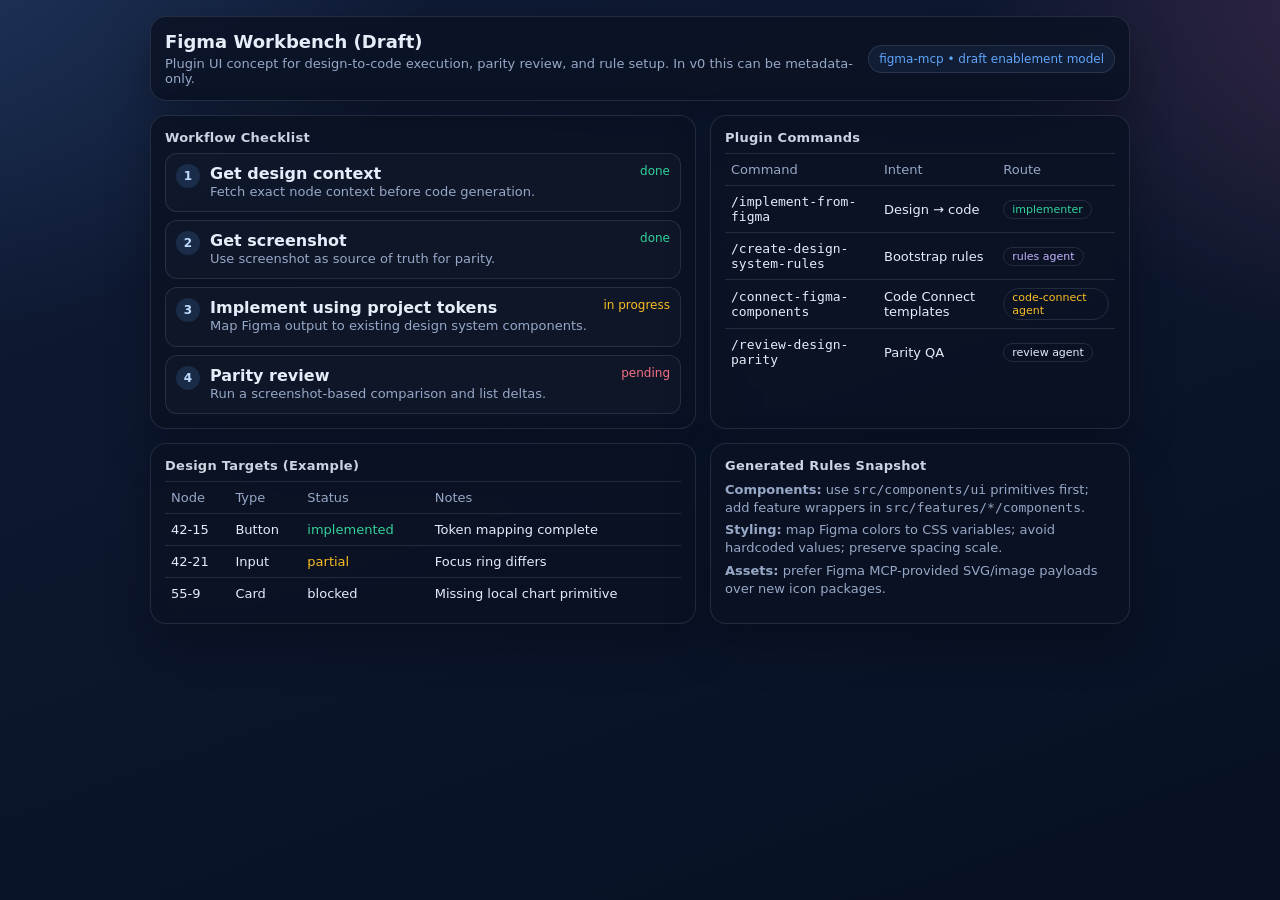
<file: plugins/figma/ui/figma-workbench.html>
<!doctype html>
<html lang="en">
<head>
  <meta charset="utf-8">
  <meta name="viewport" content="width=device-width, initial-scale=1">
  <title>Figma Workbench (Draft Widget)</title>
  <style>
    :root {
      --bg1: #071022;
      --bg2: #101b36;
      --panel: rgba(10, 18, 35, 0.82);
      --border: rgba(148, 163, 184, 0.18);
      --text: #e5edf9;
      --muted: #97a8c7;
      --good: #34d399;
      --warn: #fbbf24;
      --bad: #fb7185;
      --accent: #60a5fa;
    }
    * { box-sizing: border-box; }
    body {
      margin: 0;
      min-height: 100vh;
      font-family: ui-sans-serif, system-ui, sans-serif;
      color: var(--text);
      background:
        radial-gradient(80rem 60rem at -10% -10%, rgba(96,165,250,.22), transparent 45%),
        radial-gradient(50rem 40rem at 110% 0%, rgba(244,114,182,.18), transparent 55%),
        linear-gradient(160deg, var(--bg2), var(--bg1));
      padding: 16px;
    }
    .shell {
      max-width: 980px;
      margin: 0 auto;
      display: grid;
      grid-template-columns: 1.3fr 1fr;
      gap: 14px;
    }
    .panel {
      background: var(--panel);
      border: 1px solid var(--border);
      border-radius: 16px;
      backdrop-filter: blur(8px);
      box-shadow: 0 20px 45px rgba(0,0,0,.28);
      padding: 14px;
    }
    .hero {
      grid-column: 1 / -1;
      display: flex;
      justify-content: space-between;
      align-items: center;
      gap: 12px;
    }
    h1 { margin: 0; font-size: 18px; }
    p { margin: 4px 0 0; color: var(--muted); font-size: 13px; }
    .pill {
      border-radius: 999px;
      border: 1px solid var(--border);
      padding: 6px 10px;
      color: var(--accent);
      background: rgba(96,165,250,.08);
      font-size: 12px;
      white-space: nowrap;
    }
    .section-title { margin: 0 0 8px; font-size: 13px; letter-spacing: .02em; color: #cbd5e1; }
    .workflow {
      display: grid;
      gap: 8px;
    }
    .step {
      border: 1px solid var(--border);
      border-radius: 12px;
      padding: 10px;
      display: grid;
      grid-template-columns: 24px 1fr auto;
      gap: 10px;
      align-items: start;
      background: rgba(255,255,255,.02);
    }
    .step .idx {
      width: 24px; height: 24px; border-radius: 999px;
      display: grid; place-items: center;
      background: rgba(96,165,250,.15);
      color: #bfdbfe; font-size: 12px; font-weight: 600;
    }
    .status { font-size: 12px; }
    .status.good { color: var(--good); }
    .status.warn { color: var(--warn); }
    .status.bad { color: var(--bad); }
    table { width: 100%; border-collapse: collapse; font-size: 13px; }
    th, td { text-align: left; padding: 8px 6px; border-top: 1px solid var(--border); }
    th { color: var(--muted); font-weight: 500; }
    .badge {
      display: inline-block; padding: 2px 8px; border-radius: 999px; border: 1px solid var(--border);
      font-size: 11px;
    }
    .k { color: #c4b5fd; }
    .w { color: var(--warn); }
    .g { color: var(--good); }
    .notes { font-size: 13px; color: var(--muted); line-height: 1.4; }
    @media (max-width: 800px) {
      .shell { grid-template-columns: 1fr; }
    }
  </style>
</head>
<body>
  <div class="shell">
    <div class="panel hero">
      <div>
        <h1>Figma Workbench (Draft)</h1>
        <p>Plugin UI concept for design-to-code execution, parity review, and rule setup. In v0 this can be metadata-only.</p>
      </div>
      <div class="pill">figma-mcp • draft enablement model</div>
    </div>

    <div class="panel">
      <h2 class="section-title">Workflow Checklist</h2>
      <div class="workflow">
        <div class="step"><div class="idx">1</div><div><strong>Get design context</strong><div class="notes">Fetch exact node context before code generation.</div></div><div class="status good">done</div></div>
        <div class="step"><div class="idx">2</div><div><strong>Get screenshot</strong><div class="notes">Use screenshot as source of truth for parity.</div></div><div class="status good">done</div></div>
        <div class="step"><div class="idx">3</div><div><strong>Implement using project tokens</strong><div class="notes">Map Figma output to existing design system components.</div></div><div class="status warn">in progress</div></div>
        <div class="step"><div class="idx">4</div><div><strong>Parity review</strong><div class="notes">Run a screenshot-based comparison and list deltas.</div></div><div class="status bad">pending</div></div>
      </div>
    </div>

    <div class="panel">
      <h2 class="section-title">Plugin Commands</h2>
      <table>
        <thead><tr><th>Command</th><th>Intent</th><th>Route</th></tr></thead>
        <tbody>
          <tr><td><code>/implement-from-figma</code></td><td>Design → code</td><td><span class="badge g">implementer</span></td></tr>
          <tr><td><code>/create-design-system-rules</code></td><td>Bootstrap rules</td><td><span class="badge k">rules agent</span></td></tr>
          <tr><td><code>/connect-figma-components</code></td><td>Code Connect templates</td><td><span class="badge w">code-connect agent</span></td></tr>
          <tr><td><code>/review-design-parity</code></td><td>Parity QA</td><td><span class="badge">review agent</span></td></tr>
        </tbody>
      </table>
    </div>

    <div class="panel">
      <h2 class="section-title">Design Targets (Example)</h2>
      <table>
        <thead><tr><th>Node</th><th>Type</th><th>Status</th><th>Notes</th></tr></thead>
        <tbody>
          <tr><td>42-15</td><td>Button</td><td class="g">implemented</td><td>Token mapping complete</td></tr>
          <tr><td>42-21</td><td>Input</td><td class="w">partial</td><td>Focus ring differs</td></tr>
          <tr><td>55-9</td><td>Card</td><td class="bad">blocked</td><td>Missing local chart primitive</td></tr>
        </tbody>
      </table>
    </div>

    <div class="panel">
      <h2 class="section-title">Generated Rules Snapshot</h2>
      <div class="notes">
        <p><strong>Components:</strong> use <code>src/components/ui</code> primitives first; add feature wrappers in <code>src/features/*/components</code>.</p>
        <p><strong>Styling:</strong> map Figma colors to CSS variables; avoid hardcoded values; preserve spacing scale.</p>
        <p><strong>Assets:</strong> prefer Figma MCP-provided SVG/image payloads over new icon packages.</p>
      </div>
    </div>
  </div>
</body>
</html>
</file>
<file: styles.css>
:root {
  color-scheme: light;
  --ink: #283229;
  --muted: #626a60;
  --paper: #ffffff;
  --surface: #ffffff;
  --accent: #5e784d;
  --accent-ink: #405831;
  --accent-fill: #e1edcf;
  --accent-soft: #eff5e7;
  --accent-border: #cddcbd;
  --honor-ink: #a3343d;
  --line: #e3e9dc;
  --shadow: 0 12px 36px rgba(55, 75, 35, 0.05);
  --header-height: 80px;
}

* { box-sizing: border-box; }
html {
  scroll-behavior: smooth;
  scroll-padding-top: var(--header-height);
  /* Keep the cover and text steady when the opening's scroll lock is released. */
  scrollbar-gutter: stable;
}
body {
  isolation: isolate;
  margin: 0;
  color: var(--ink);
  font-family: "Source Serif 4", Georgia, "Times New Roman", serif;
  background: var(--paper);
  line-height: 1.7;
}

/* A static dot pattern remains available without JavaScript or motion effects. */
.dot-background {
  position: fixed;
  inset: 0;
  z-index: -1;
  overflow: hidden;
  pointer-events: none;
  background-color: #fff;
  background-image: radial-gradient(circle, rgba(113, 126, 117, 0.18) 0.8px, transparent 1.2px);
  background-size: 28px 28px;
}
.dot-background canvas { display: none; width: 100%; height: 100%; }
.dot-background.is-interactive { background-image: none; }
.dot-background.is-interactive canvas { display: block; }
a { color: inherit; text-decoration: none; }
img { display: block; max-width: 100%; }
button { font: inherit; }
button, a, summary { -webkit-tap-highlight-color: transparent; }
::selection { color: var(--accent-ink); background: var(--accent-fill); }
:focus-visible { outline: 2px solid var(--accent); outline-offset: 5px; }
[hidden] { display: none !important; }

/* A short, optional opening; the page works normally when its script is absent. */
html.is-opening, html.is-opening body { overflow: hidden; }
.opening { position: fixed; inset: 0; z-index: 40; }
.opening-curtain { position: absolute; inset: 0; display: block; }
.opening-art {
  position: absolute;
  top: 48%;
  left: 50%;
  width: min(560px, calc(100% - 40px));
  transform: translate(-50%, -50%);
  text-align: center;
  pointer-events: none;
  transition: opacity 220ms ease, filter 220ms ease;
}
.opening-orbit {
  display: block;
  width: clamp(240px, 28vw, 320px);
  margin: 0 auto;
  overflow: visible;
  animation: opening-arrive 450ms ease both;
}
.opening-guides { animation: opening-arrive 600ms ease 100ms both; }
.opening-trail {
  stroke-dasharray: 1;
  stroke-dashoffset: 1;
  animation: opening-draw 1150ms cubic-bezier(0.45, 0, 0.25, 1) 160ms both;
}
.opening-markers { animation: opening-arrive 550ms ease 500ms both; }
.opening-spark {
  offset-path: path("M86 220C60 190 76 144 112 136C142 128 179 148 177 178C175 212 132 221 124 191C109 143 184 96 237 68");
  offset-distance: 0%;
  animation: opening-travel 1150ms cubic-bezier(0.45, 0, 0.25, 1) 160ms both;
}
.opening-motto {
  margin: -6px 0 0;
  color: #6b8358;
  font-family: "Allura", "Segoe Script", "Lucida Handwriting", cursive;
  font-size: clamp(1.65rem, 3vw, 2.35rem);
  line-height: 1.35;
  text-wrap: balance;
  animation: opening-arrive 500ms ease 250ms both;
}
.opening-skip {
  position: absolute;
  right: max(24px, env(safe-area-inset-right));
  bottom: max(24px, env(safe-area-inset-bottom));
  display: inline-flex;
  align-items: center;
  gap: 12px;
  min-height: 44px;
  padding: 10px 12px;
  border: 0;
  color: var(--accent);
  background: transparent;
  font-family: Arial, sans-serif;
  font-size: 0.65rem;
  letter-spacing: 0.12em;
  cursor: pointer;
  transition: opacity 180ms ease;
}
.opening-skip span { font-size: 1rem; }
.opening.is-leaving .opening-art { opacity: 0; filter: blur(3px); }
.opening.is-leaving .opening-skip { opacity: 0; pointer-events: none; }
@keyframes opening-arrive { from { opacity: 0; } to { opacity: 1; } }
@keyframes opening-draw { to { stroke-dashoffset: 0; } }
@keyframes opening-travel { to { offset-distance: 100%; } }

.skip-link {
  position: fixed;
  top: 12px;
  left: 12px;
  z-index: 30;
  padding: 10px 18px;
  color: var(--ink);
  background: #fff;
  transform: translateY(-160%);
}
.skip-link:focus { transform: translateY(0); }

/* A full viewport cover, followed by the page's natural document flow. */
.intro {
  position: relative;
  isolation: isolate;
  width: 100%;
  height: 100vh;
  height: 100svh;
  overflow: hidden;
  color: #fff;
  background: #243b45 url("assets/freedom-poster.jpg") center / cover no-repeat;
}
.intro-video, .intro-shade {
  position: absolute;
  inset: 0;
  width: 100%;
  height: 100%;
}
.intro-video { object-fit: cover; object-position: center; }
.intro-shade {
  background: linear-gradient(180deg, rgba(11, 26, 35, 0.2), rgba(11, 26, 35, 0.12) 35%, rgba(11, 26, 35, 0.36));
  pointer-events: none;
}
.intro-copy {
  position: absolute;
  top: 47%;
  left: 24px;
  right: 24px;
  transform: translateY(-50%);
  text-align: center;
  text-shadow: 0 2px 28px rgba(0, 0, 0, 0.26);
}
.intro-name {
  margin: 0;
  font-family: "Cormorant Garamond", Georgia, serif;
  font-size: clamp(4rem, 8vw, 8.25rem);
  font-weight: 500;
  line-height: 1.08;
  letter-spacing: -0.025em;
}
.intro-education {
  margin: 24px 0 0;
  font-size: clamp(0.73rem, 1.1vw, 0.95rem);
  line-height: 1.8;
  letter-spacing: 0.045em;
}
.intro-education span { padding: 0 9px; }
.intro-motto {
  max-width: 900px;
  margin: 14px auto 0;
  font-family: "Allura", "Segoe Script", "Lucida Handwriting", cursive;
  font-size: clamp(2rem, 3.2vw, 3.1rem);
  font-weight: 400;
  line-height: 1.3;
  letter-spacing: 0;
  text-wrap: balance;
}
.intro-scroll {
  position: absolute;
  bottom: max(32px, env(safe-area-inset-bottom));
  left: 50%;
  display: flex;
  flex-direction: column;
  align-items: center;
  gap: 12px;
  padding: 8px 20px;
  transform: translateX(-50%);
  font-family: Arial, sans-serif;
  font-size: 0.63rem;
  letter-spacing: 0.2em;
  text-transform: uppercase;
}
.intro-scroll svg {
  width: 24px;
  height: 24px;
  stroke: currentColor;
  stroke-width: 1.2;
  transition: transform 200ms ease;
}
.intro-scroll:hover svg { transform: translateY(5px); }
.intro-playback {
  position: absolute;
  right: clamp(24px, 4vw, 64px);
  bottom: max(36px, env(safe-area-inset-bottom));
  display: inline-flex;
  align-items: center;
  justify-content: center;
  gap: 7px;
  min-height: 44px;
  padding: 8px 12px;
  border: 1px solid rgba(255, 255, 255, 0.4);
  border-radius: 3px;
  color: #fff;
  background: rgba(11, 26, 35, 0.18);
  font-family: Arial, sans-serif;
  font-size: 0.68rem;
  cursor: pointer;
}
.intro-playback:hover { background: rgba(11, 26, 35, 0.4); }
.intro-playback svg { width: 17px; height: 17px; stroke: currentColor; stroke-width: 1.5; }
.intro-playback .play-icon, .intro-playback.is-paused .pause-icon { display: none; }
.intro-playback.is-paused .play-icon { display: block; }
.intro a:focus-visible, .intro button:focus-visible { outline-color: #fff; }

.site-header {
  position: sticky;
  top: 0;
  z-index: 10;
  display: flex;
  align-items: center;
  justify-content: flex-end;
  gap: 24px;
  min-height: 80px;
  padding: 16px max(32px, calc((100% - 1120px) / 2));
  border-bottom: 1px solid var(--line);
  background: rgba(255, 255, 255, 0.96);
  backdrop-filter: blur(16px);
  transition: box-shadow 200ms ease;
}
.site-header.is-scrolled { box-shadow: 0 3px 20px rgba(55, 75, 35, 0.035); }
nav { display: flex; flex-wrap: wrap; justify-content: flex-end; gap: 4px 14px; }
nav a {
  padding: 7px 0;
  color: var(--muted);
  font-size: 0.83rem;
  transition: color 180ms ease;
}
nav a:hover { color: var(--accent); }

.section-shell { width: min(1120px, calc(100% - 64px)); margin: 0 auto; padding: 76px 0; }
.hero {
  display: grid;
  grid-template-columns: minmax(0, 1.35fr) minmax(260px, 0.65fr);
  align-items: center;
  gap: clamp(40px, 6vw, 90px);
  padding-top: 96px;
  padding-bottom: 96px;
}
.hero:focus { outline: none; }
.eyebrow {
  margin: 0 0 16px;
  color: var(--accent);
  font-size: 0.71rem;
  font-weight: 600;
  letter-spacing: 0.1em;
  text-transform: uppercase;
}
h1, h2, h3 { margin: 0; line-height: 1.12; }
h1, h2 { font-family: "Cormorant Garamond", Georgia, serif; font-weight: 600; }
h1 { font-size: clamp(3.4rem, 5.8vw, 5.5rem); letter-spacing: -0.035em; }
h2 { font-size: clamp(2.25rem, 3.8vw, 3.35rem); letter-spacing: -0.025em; }
h3 { color: var(--ink); font-size: 1.1rem; line-height: 1.4; font-weight: 600; }
.name-line { display: inline-flex; align-items: center; gap: 14px; margin: 12px 0 0; color: var(--muted); font-size: 1.12rem; }
.chinese-name { color: var(--ink); font-family: "Ma Shan Zheng", "STKaiti", "KaiTi", serif; font-size: 1.22em; }
.hero-subtitle { margin: 26px 0 0; color: var(--muted); font-size: 1.025rem; line-height: 1.85; }
.hero-subtitle a, .news-item a, .portrait-wrap figcaption a {
  color: var(--accent);
  text-decoration: underline;
  text-decoration-color: #becfaa;
  text-decoration-thickness: 1px;
  text-underline-offset: 4px;
}
.hero-subtitle a:hover, .news-item a:hover, .portrait-wrap figcaption a:hover { text-decoration-color: currentColor; }
.hero-actions, .publication-links { display: flex; flex-wrap: wrap; gap: 10px; }
.hero-actions { margin-top: 30px; }
.hero-actions .profile-icon { display: block; width: 18px; height: 18px; flex: 0 0 18px; }
.button, .publication-links a, .mini-paper a {
  display: inline-flex;
  align-items: center;
  justify-content: center;
  gap: 7px;
  min-height: 42px;
  padding: 8px 16px;
  border: 1px solid var(--accent-border);
  border-radius: 3px;
  color: var(--accent);
  background: #fff;
  font-size: 0.88rem;
  transition: background-color 180ms ease, border-color 180ms ease;
}
.button:hover, .publication-links a:hover, .mini-paper a:hover {
  color: var(--accent-ink);
  border-color: #a9c18e;
  background: var(--accent-soft);
}
.button.primary { color: var(--accent-ink); border-color: var(--accent-border); background: var(--accent-fill); }
.button.primary:hover { border-color: #a9c18e; background: #d5e6bc; }
.link-icon { width: 1em; height: 1em; flex: 0 0 auto; fill: none; stroke: currentColor; stroke-width: 1.8; stroke-linecap: round; stroke-linejoin: round; }
.portrait-wrap { margin: 0; }
.portrait-frame {
  position: relative;
  isolation: isolate;
  width: min(320px, 100%);
  margin: 0 auto;
}
.portrait-frame::before,
.portrait-frame::after {
  position: absolute;
  content: "";
  pointer-events: none;
  border-radius: 24px;
}
.portrait-frame::before {
  inset: 8px -6px;
  z-index: -2;
  background: rgba(225, 229, 224, 0.3);
  filter: blur(24px);
}
.portrait-frame::after {
  inset: 8px;
  z-index: -1;
  background: url("assets/homepage_photo_changchun.jpg") center / cover no-repeat;
  filter: blur(12px) saturate(0.75);
  opacity: 0.24;
}
.portrait-frame img {
  --portrait-mask:
    linear-gradient(to right, transparent, #000 22px, #000 calc(100% - 22px), transparent),
    linear-gradient(to bottom, transparent, #000 24px, #000 calc(100% - 24px), transparent);
  width: 100%;
  height: auto;
  aspect-ratio: 2 / 3;
  object-fit: cover;
  object-position: center;
  border-radius: 16px;
  filter: saturate(0.88);
  -webkit-mask-image: var(--portrait-mask);
  -webkit-mask-composite: source-in;
  mask-image: var(--portrait-mask);
  mask-composite: intersect;
}
.portrait-wrap figcaption { position: relative; margin-top: 22px; color: var(--muted); font-size: 0.77rem; text-align: center; }

.section-heading { max-width: 560px; }
.section-heading-single { max-width: none; padding-bottom: 22px; border-bottom: 1px solid var(--line); }
.section-heading.compact { margin-top: 56px; }
.two-column, .split-section { display: grid; grid-template-columns: 0.72fr 1.28fr; gap: clamp(32px, 6vw, 80px); }
.news-section { padding-top: 24px; }
.news-list { margin-top: 16px; }
.news-item {
  display: grid;
  grid-template-columns: 130px minmax(0, 1fr);
  gap: 24px;
  align-items: start;
  padding: 28px 0;
  border-bottom: 1px solid var(--line);
}
.news-item time { color: var(--muted); font-size: 0.92rem; font-variant-numeric: tabular-nums; }
.news-item p { margin: 8px 0 0; color: var(--muted); font-size: 1rem; }
.news-item strong { color: var(--ink); font-weight: 600; }
.news-tag { color: var(--accent); font-size: 0.7rem; font-weight: 600; letter-spacing: 0.09em; text-transform: uppercase; }
.news-item .news-emphasis { color: var(--honor-ink); }
.news-toggle { display: flex; width: fit-content; gap: 8px; min-height: 44px; margin: 24px auto 0; border-radius: 8px; font-size: 0.8rem; cursor: pointer; }
.news-toggle .link-icon { width: 14px; height: 14px; transition: transform 180ms ease; }
.news-toggle[aria-expanded="true"] .link-icon { transform: rotate(180deg); }
.timeline { display: grid; margin-top: 12px; }
.timeline-item { display: grid; grid-template-columns: 180px 1fr 76px; align-items: center; gap: 24px; padding: 30px 0; border-bottom: 1px solid var(--line); }
.school-seal { width: 64px; height: 64px; object-fit: contain; justify-self: end; }
.timeline-item span, .venue { color: var(--accent); font-size: 0.8rem; font-weight: 600; }
.timeline-item p { margin: 8px 0 0; color: var(--muted); }

.publications-heading { display: flex; align-items: center; justify-content: space-between; gap: 24px; }
.publications-heading .section-heading { max-width: none; }
.publication-note { margin: 12px 0 0; color: var(--muted); font-size: 0.8rem; }
.publication-status-message { position: absolute; width: 1px; height: 1px; margin: -1px; padding: 0; overflow: hidden; border: 0; clip-path: inset(50%); white-space: nowrap; }
.publication-filters {
  display: inline-flex;
  flex-shrink: 0;
  align-items: center;
  gap: 4px;
  padding: 5px;
  border: 1px solid var(--accent-border);
  border-radius: 999px;
  background: #f6f8f2;
}
.publication-filter {
  display: inline-flex;
  align-items: center;
  justify-content: center;
  gap: 8px;
  min-height: 38px;
  padding: 7px 15px;
  border: 0;
  border-radius: 999px;
  color: var(--muted);
  background: transparent;
  font-size: 0.82rem;
  font-weight: 600;
  line-height: 1.2;
  cursor: pointer;
  transition: color 180ms ease, background-color 180ms ease, box-shadow 180ms ease;
}
.publication-filter:hover { color: var(--accent-ink); background: #eaf1e0; }
.publication-filter[aria-pressed="true"] { color: var(--accent-ink); background: var(--accent-fill); box-shadow: 0 2px 6px rgba(55, 75, 35, 0.07); }
.filter-count { min-width: 19px; padding: 2px 5px; border-radius: 999px; background: rgba(255, 255, 255, 0.75); font-size: 0.67rem; line-height: 1.2; font-variant-numeric: tabular-nums; }
.publication-grid { display: grid; grid-template-columns: minmax(0, 1fr); gap: 16px; margin-top: 28px; }
.publication-card {
  position: relative;
  display: grid;
  grid-template-columns: minmax(220px, 260px) minmax(0, 1fr);
  align-items: center;
  overflow: hidden;
  border: 1px solid var(--line);
  border-radius: 16px;
  background: var(--paper);
  transition: border-color 200ms ease, box-shadow 200ms ease, transform 200ms ease;
}
.publication-card.reveal { transition: opacity 600ms ease, transform 200ms ease, border-color 200ms ease, box-shadow 200ms ease; }
.publication-card.is-selected { border-color: #d5e1c5; background: #f0f5e9; }
.publication-card.is-first-author::before {
  content: "";
  position: absolute;
  inset: 0 auto 0 0;
  width: 6px;
  background: var(--accent-ink);
  pointer-events: none;
}
.publication-card:hover { border-color: #b7cc9f; box-shadow: 0 8px 24px rgba(55, 75, 35, 0.06); }
.publication-card:not(.reveal-pending):hover { transform: translateY(-2px); }
.media-slot {
  position: relative;
  display: grid;
  place-items: center;
  overflow: hidden;
  min-width: 0;
  min-height: 0;
  color: var(--muted);
  background: #fff;
}
.media-slot.image-media { align-self: center; width: calc(100% - 28px); margin: 14px; border: 1px solid #e9eee2; border-radius: 10px; }
.media-slot img { display: block; width: 100%; height: 100%; min-height: 0; object-fit: contain; }
.media-slot.dex-media { aspect-ratio: 5387 / 2866; }
.media-slot.rmbench-media { aspect-ratio: 2102 / 924; }
.media-slot.roboverse-media { aspect-ratio: 8800 / 4230; }
.media-slot.sparse-meets-dense-media { aspect-ratio: 1900 / 798; }
.media-slot.adaptpnp-media { aspect-ratio: 5481 / 2420; }
.media-slot.groundingpi-media { aspect-ratio: 1800 / 1643; }
.media-slot.groundanything-media { aspect-ratio: 1800 / 1647; }
.media-slot.openwam-media { aspect-ratio: 2600 / 1029; }
.media-slot.xpolicylab-media { aspect-ratio: 1600 / 670; }
.media-slot.robodojo-media { aspect-ratio: 1024 / 766; }
.media-slot.adadexgrasp-media { aspect-ratio: 1856 / 510; }
.media-slot.flatlab-media { aspect-ratio: 1483 / 806; }
.media-slot.graspall-media { aspect-ratio: 1909 / 925; }
.media-slot.affordancewam-media { aspect-ratio: 3083 / 2125; }
.media-slot.affordancevla-media { aspect-ratio: 3734 / 1974; }
.media-slot.heterogenmanip-media { aspect-ratio: 3386 / 1607; }
.media-slot.magicsim-media { aspect-ratio: 2037 / 1243; }
.media-slot.video-media { aspect-ratio: 16 / 9; }
.media-slot.video-media video { display: block; width: 100%; height: 100%; object-fit: contain; }
.publication-body { display: grid; min-width: 0; align-content: start; gap: 12px; padding: 22px 24px 22px 8px; }
.publication-body h3 { font-size: clamp(1.06rem, 1.4vw, 1.26rem); line-height: 1.4; }
.publication-status { display: flex; flex-wrap: wrap; align-items: center; gap: 7px; }
.publication-status .venue, .publication-award {
  display: inline-flex;
  max-width: 100%;
  align-items: center;
  gap: 6px;
  margin: 0;
  padding: 4px 10px;
  border: 1px solid rgba(117, 146, 91, 0.28);
  border-radius: 7px;
  color: var(--accent-ink);
  background:
    linear-gradient(135deg, rgba(255, 255, 255, 0.72), rgba(255, 255, 255, 0.14) 48%, rgba(255, 255, 255, 0.42)),
    rgba(224, 235, 210, 0.58);
  box-shadow:
    inset 0 1px 0 rgba(255, 255, 255, 0.9),
    inset 0 -1px 0 rgba(85, 113, 55, 0.07),
    0 2px 8px rgba(55, 75, 35, 0.07);
  -webkit-backdrop-filter: blur(10px) saturate(135%);
  backdrop-filter: blur(10px) saturate(135%);
  font-size: 0.72rem;
  font-weight: 600;
  line-height: 1.4;
  letter-spacing: 0.015em;
}
.publication-status .venue::before { width: 5px; height: 5px; border-radius: 50%; content: ""; background: #78995d; flex-shrink: 0; }
.publication-status .venue.is-review {
  border-color: rgba(133, 145, 121, 0.25);
  color: #626b59;
  background-color: rgba(231, 234, 226, 0.58);
}
.publication-status .venue.is-review::before { background: #919d83; }
.publication-status .publication-award {
  border: 1px solid rgba(190, 151, 94, 0.3);
  color: #80552d;
  background:
    linear-gradient(135deg, rgba(255, 255, 255, 0.72), rgba(255, 255, 255, 0.14) 48%, rgba(255, 244, 221, 0.42)),
    rgba(244, 234, 215, 0.58);
  box-shadow:
    inset 0 1px 0 rgba(255, 255, 255, 0.9),
    inset 0 -1px 0 rgba(174, 133, 76, 0.07),
    0 2px 8px rgba(113, 85, 43, 0.08);
}
.publication-award::before { content: "✦"; flex-shrink: 0; font-size: 0.7rem; line-height: 1; }
.publication-status .venue > span, .publication-award > span { min-width: 0; }
.publication-status strong { color: var(--honor-ink); font-weight: 700; }
.authors, .experience-card p { margin: 0; color: var(--muted); font-size: 0.92rem; }
.authors { font-size: 0.83rem; line-height: 1.75; }
.authors strong { color: var(--ink); font-weight: 600; }
.authors .author-self { padding: 1px 5px; border-radius: 5px; color: var(--accent-ink); background: #dce9c9; -webkit-box-decoration-break: clone; box-decoration-break: clone; }
.author-toggle {
  display: inline-flex;
  align-items: center;
  gap: 5px;
  min-height: 28px;
  margin-left: 7px;
  padding: 3px 8px;
  border: 1px solid var(--accent-border);
  border-radius: 7px;
  color: var(--accent);
  background: rgba(255, 255, 255, 0.65);
  font-size: 0.72rem;
  line-height: 1.4;
  vertical-align: baseline;
  cursor: pointer;
}
.author-toggle:hover { color: var(--accent-ink); background: var(--accent-soft); }
.author-toggle svg { width: 12px; height: 12px; flex-shrink: 0; transition: transform 180ms ease; }
.author-toggle[aria-expanded="true"] svg { transform: rotate(180deg); }
.publication-links { gap: 7px; margin-top: 1px; }
.publication-links a { min-height: 30px; padding: 4px 10px; border-color: #d5dec9; border-radius: 8px; background: rgba(255, 255, 255, 0.7); font-size: 0.72rem; }
.publication-links a:hover { color: var(--accent-ink); background: #e5eed9; }
.publication-links .link-icon { width: 14px; height: 14px; }
.publication-links .github-label { white-space: nowrap; }
.publication-links [data-github-stars] { font-variant-numeric: tabular-nums; }
.activities-section .section-heading { max-width: none; margin-bottom: 32px; }
.experience-list { display: grid; grid-template-columns: repeat(2, minmax(0, 1fr)); gap: 24px; }
.experience-card {
  display: grid;
  grid-template-rows: auto 1fr;
  min-width: 0;
  overflow: hidden;
  border: 1px solid var(--accent-border);
  border-radius: 18px;
  background: var(--paper);
}
.activity-role {
  position: relative;
  display: flex;
  align-items: center;
  gap: 12px;
  padding: 16px 26px;
  border-bottom: 1px dashed var(--accent-border);
  color: var(--accent-ink);
  background: var(--accent-soft);
  font-size: 0.69rem;
  font-weight: 600;
  letter-spacing: 0.1em;
  text-transform: uppercase;
}
.activity-role::before, .activity-role::after {
  position: absolute;
  bottom: -8px;
  width: 14px;
  height: 14px;
  border: 1px solid var(--accent-border);
  border-radius: 50%;
  background: var(--paper);
  content: "";
}
.activity-role::before { left: -8px; }
.activity-role::after { right: -8px; }
.activity-symbol {
  display: grid;
  place-items: center;
  width: 36px;
  height: 36px;
  flex: 0 0 36px;
  border-radius: 50%;
  color: var(--accent);
  background: var(--paper);
}
.activity-symbol .link-icon { width: 18px; height: 18px; }
.activity-body { display: flex; flex-direction: column; align-items: flex-start; min-width: 0; padding: 24px 26px; }
.experience-card h3 { font-size: 1.22rem; line-height: 1.4; }
.experience-card p { margin: 12px 0 20px; line-height: 1.7; }
.experience-card a {
  display: inline-flex;
  align-items: center;
  gap: 8px;
  min-height: 36px;
  margin-top: auto;
  color: var(--accent);
  font-size: 0.8rem;
  text-underline-offset: 4px;
}
.experience-card a:hover { color: var(--accent-ink); text-decoration: underline; }
.experience-card a .link-icon { transition: transform 180ms ease; }
.experience-card a:hover .link-icon { transform: translate(2px, -2px); }
.activity-links { display: flex; flex-wrap: wrap; align-items: center; gap: 4px 24px; margin-top: auto; }
.activity-links a { margin-top: 0; }
.site-footer { width: min(1120px, calc(100% - 64px)); margin: 0 auto; padding: 28px 0 36px; border-top: 1px solid var(--line); color: var(--muted); font-size: 0.8rem; }
.site-footer p { margin: 0; }
.reveal { transition: opacity 600ms ease, transform 600ms ease; }
.reveal-pending { opacity: 0; transform: translateY(14px); }

@media (max-width: 900px) {
  .hero { grid-template-columns: minmax(0, 1fr) 240px; gap: 36px; }
  .two-column, .split-section { grid-template-columns: 1fr; }
  .publication-card { grid-template-columns: minmax(190px, 220px) minmax(0, 1fr); }
}

@media (max-width: 760px) {
  .experience-list { grid-template-columns: minmax(0, 1fr); }
  .publications-heading { align-items: flex-start; flex-direction: column; gap: 18px; }
  .publication-grid { margin-top: 24px; }
  .publication-card { grid-template-columns: minmax(0, 1fr); }
  .media-slot.image-media { justify-self: center; width: min(420px, calc(100% - 32px)); margin: 16px 16px 0; }
  .publication-body { padding: 20px; }
}

@media (max-width: 640px) {
  html { --header-height: 74px; }
  .intro-copy { left: 20px; right: 20px; }
  .intro-name { font-size: clamp(3.6rem, 14vw, 5.5rem); }
  .intro-education { margin: 20px auto 0; font-size: clamp(0.69rem, 2.9vw, 0.8rem); letter-spacing: 0.02em; }
  .intro-education span { padding: 0 3px; }
  .intro-motto { max-width: 350px; margin-top: 16px; font-size: clamp(1.9rem, 7.6vw, 2.5rem); }
  .intro-scroll { bottom: max(24px, env(safe-area-inset-bottom)); }
  .intro-playback { right: 20px; bottom: max(30px, env(safe-area-inset-bottom)); width: 44px; padding: 10px; }
  .intro-playback span { display: none; }
  .site-header { min-height: 74px; padding: 12px 20px; gap: 20px; }
  nav { gap: 0 12px; }
  nav a { padding: 4px 0; font-size: 0.72rem; }
  .section-shell { width: calc(100% - 40px); padding: 48px 0; }
  .hero { grid-template-columns: 1fr; gap: 40px; padding-top: 52px; padding-bottom: 56px; }
  .eyebrow { font-size: 0.62rem; letter-spacing: 0.07em; }
  h1 { font-size: clamp(3.3rem, 13vw, 4.3rem); }
  .hero-subtitle { font-size: 0.98rem; }
  .portrait-frame { width: min(280px, 100%); }
  .hero-actions { gap: 8px; }
  .button { padding: 8px 12px; font-size: 0.8rem; }
  .news-item { grid-template-columns: 1fr; gap: 8px; padding: 24px 0; }
  .news-item time { font-size: 0.82rem; }
  .timeline-item { grid-template-columns: 1fr 56px; gap: 12px 16px; padding: 26px 0; }
  .timeline-item > span { grid-column: 1; }
  .timeline-item > div { grid-column: 1; }
  .school-seal { grid-column: 2; grid-row: 1 / 3; width: 52px; height: 52px; }
  .publication-body { padding: 18px; }
  .publication-filter { min-height: 38px; padding: 7px 14px; }
  .activities-section .section-heading { margin-bottom: 24px; }
  .experience-list { gap: 20px; }
  .activity-role { padding: 14px 20px; }
  .activity-body { padding: 20px; }
  .experience-card h3 { font-size: 1.12rem; }
  .experience-card a { min-height: 44px; }
  .site-footer { width: calc(100% - 40px); font-size: 0.74rem; }
}

@media (max-height: 480px) and (orientation: landscape) {
  .intro-copy { top: 45%; }
  .intro-name { font-size: 3.6rem; }
  .intro-education { margin-top: 12px; }
  .intro-motto { margin-top: 8px; font-size: 2rem; }
  .intro-scroll { bottom: 12px; gap: 4px; }
  .intro-playback { bottom: 20px; }
}

@media (prefers-reduced-motion: reduce) {
  *, *::before, *::after { scroll-behavior: auto !important; transition: none !important; animation: none !important; }
  .opening { display: none; }
  .reveal-pending { opacity: 1; transform: none; }
}
</file>
